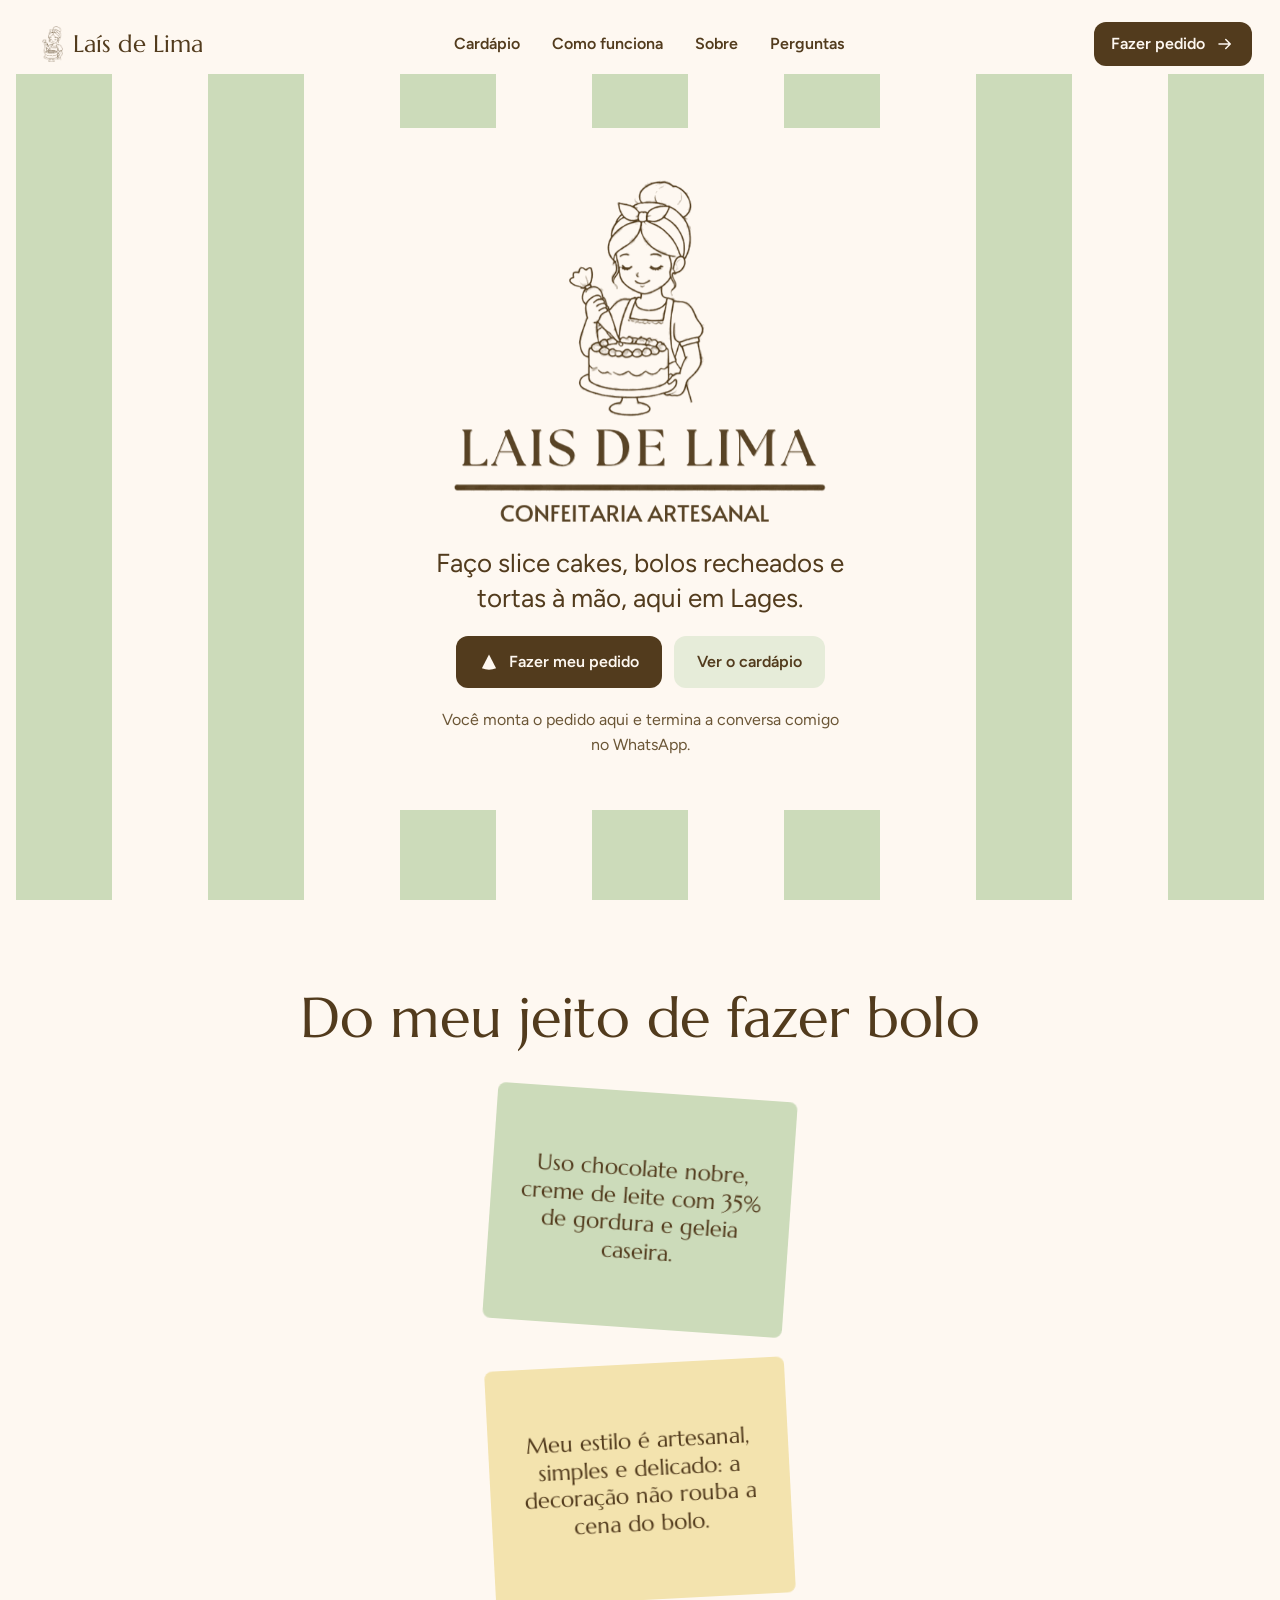
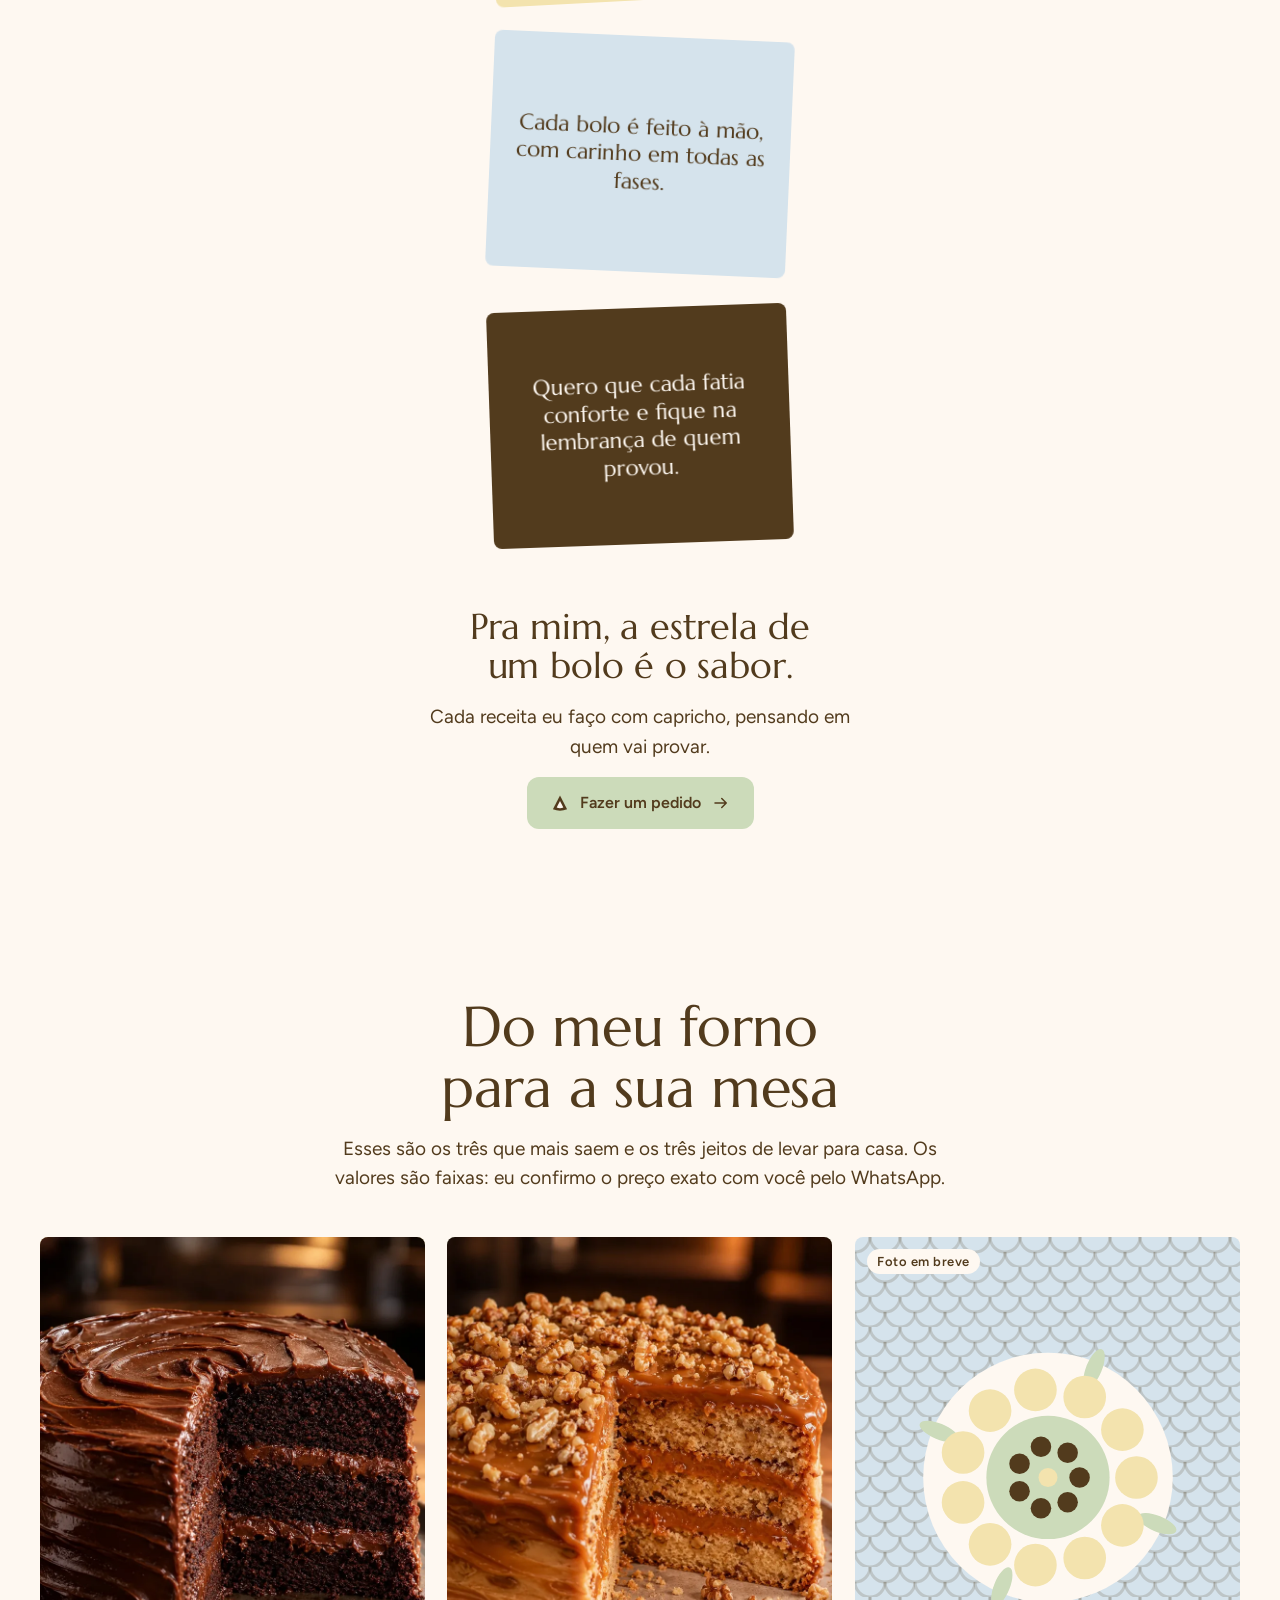
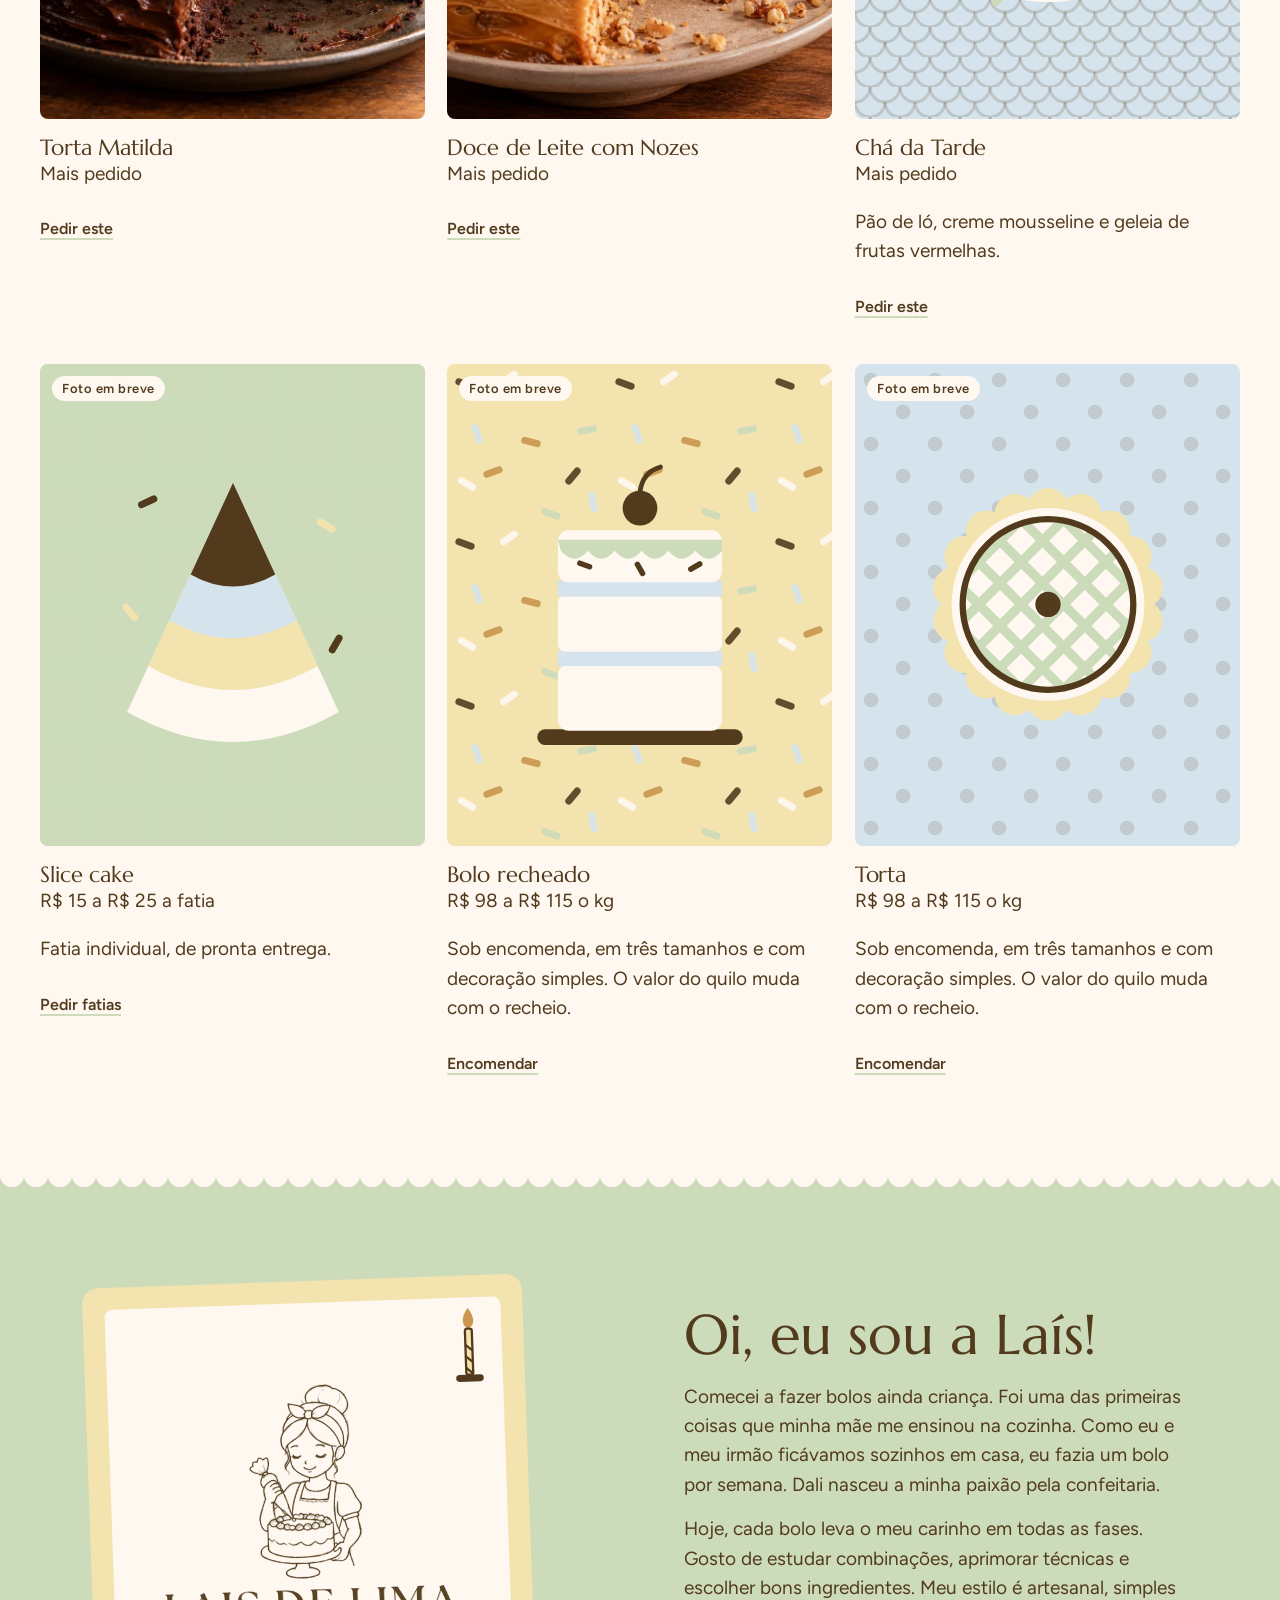
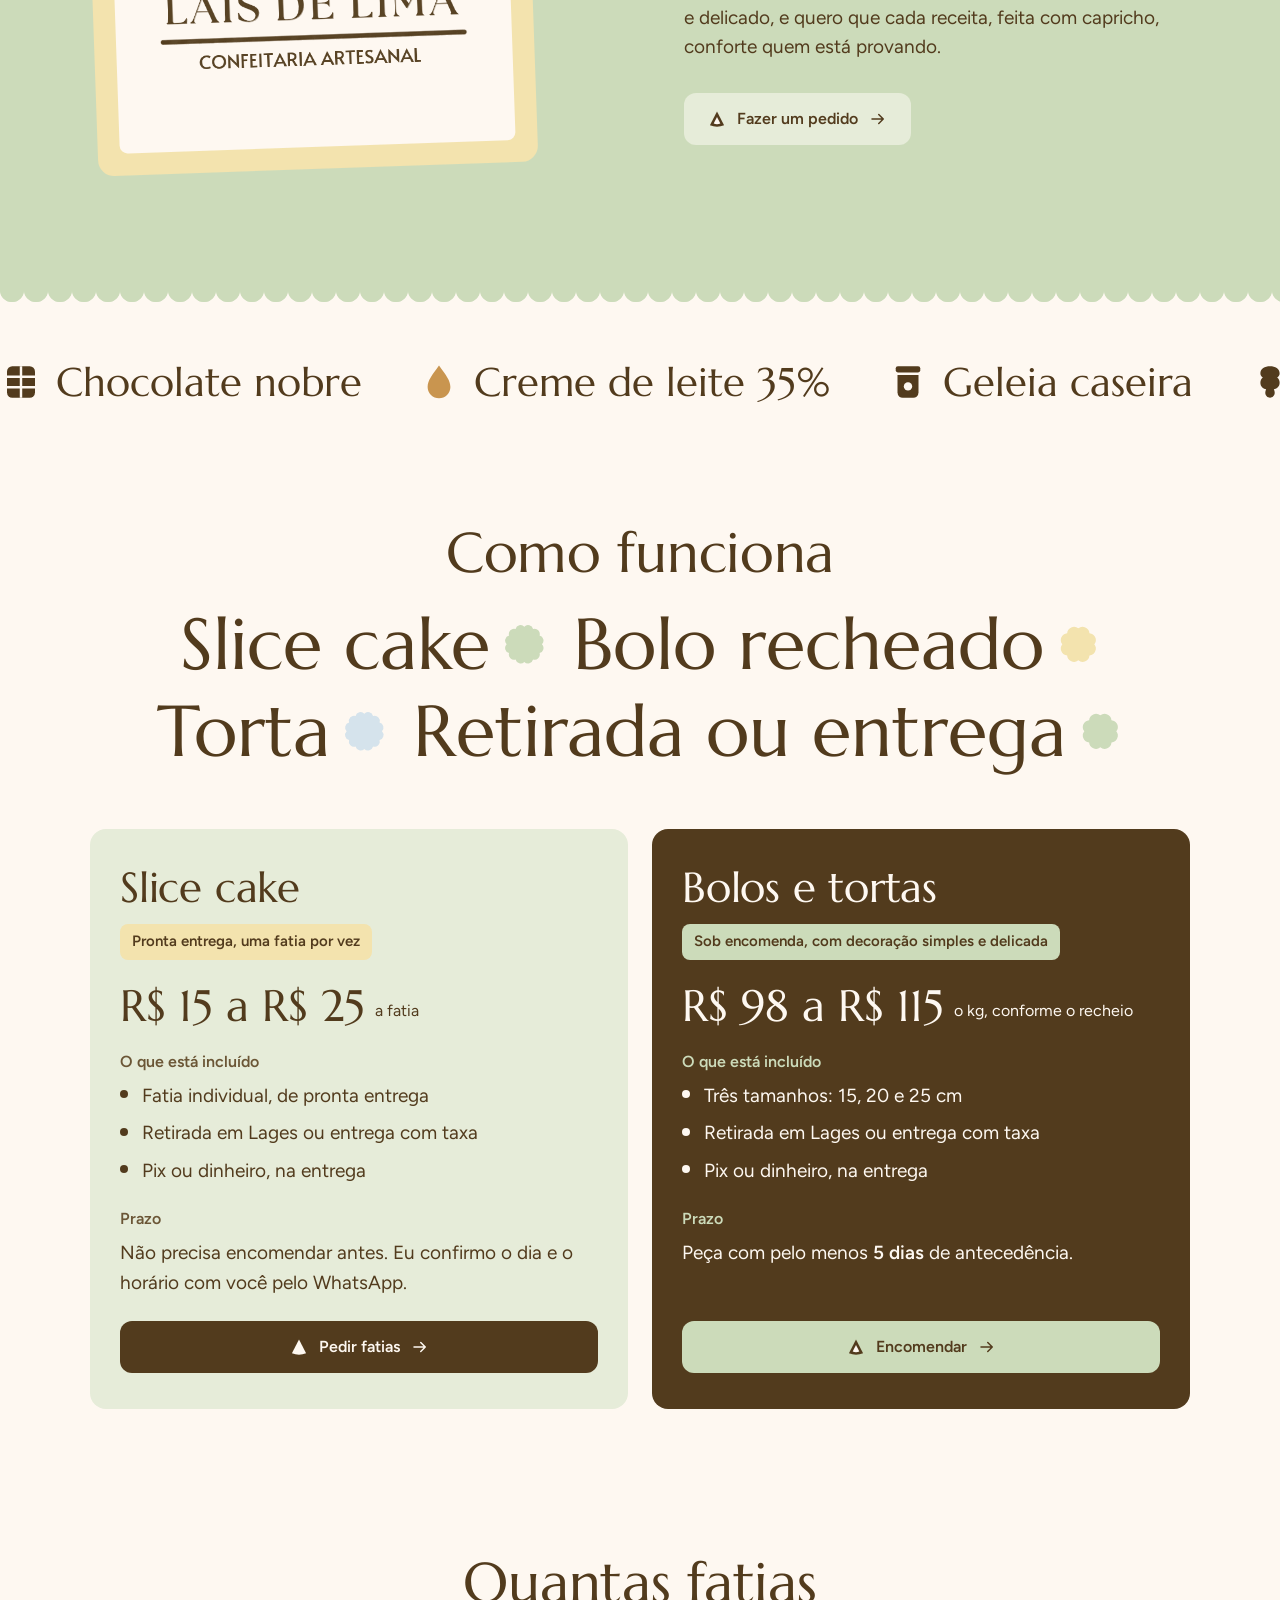
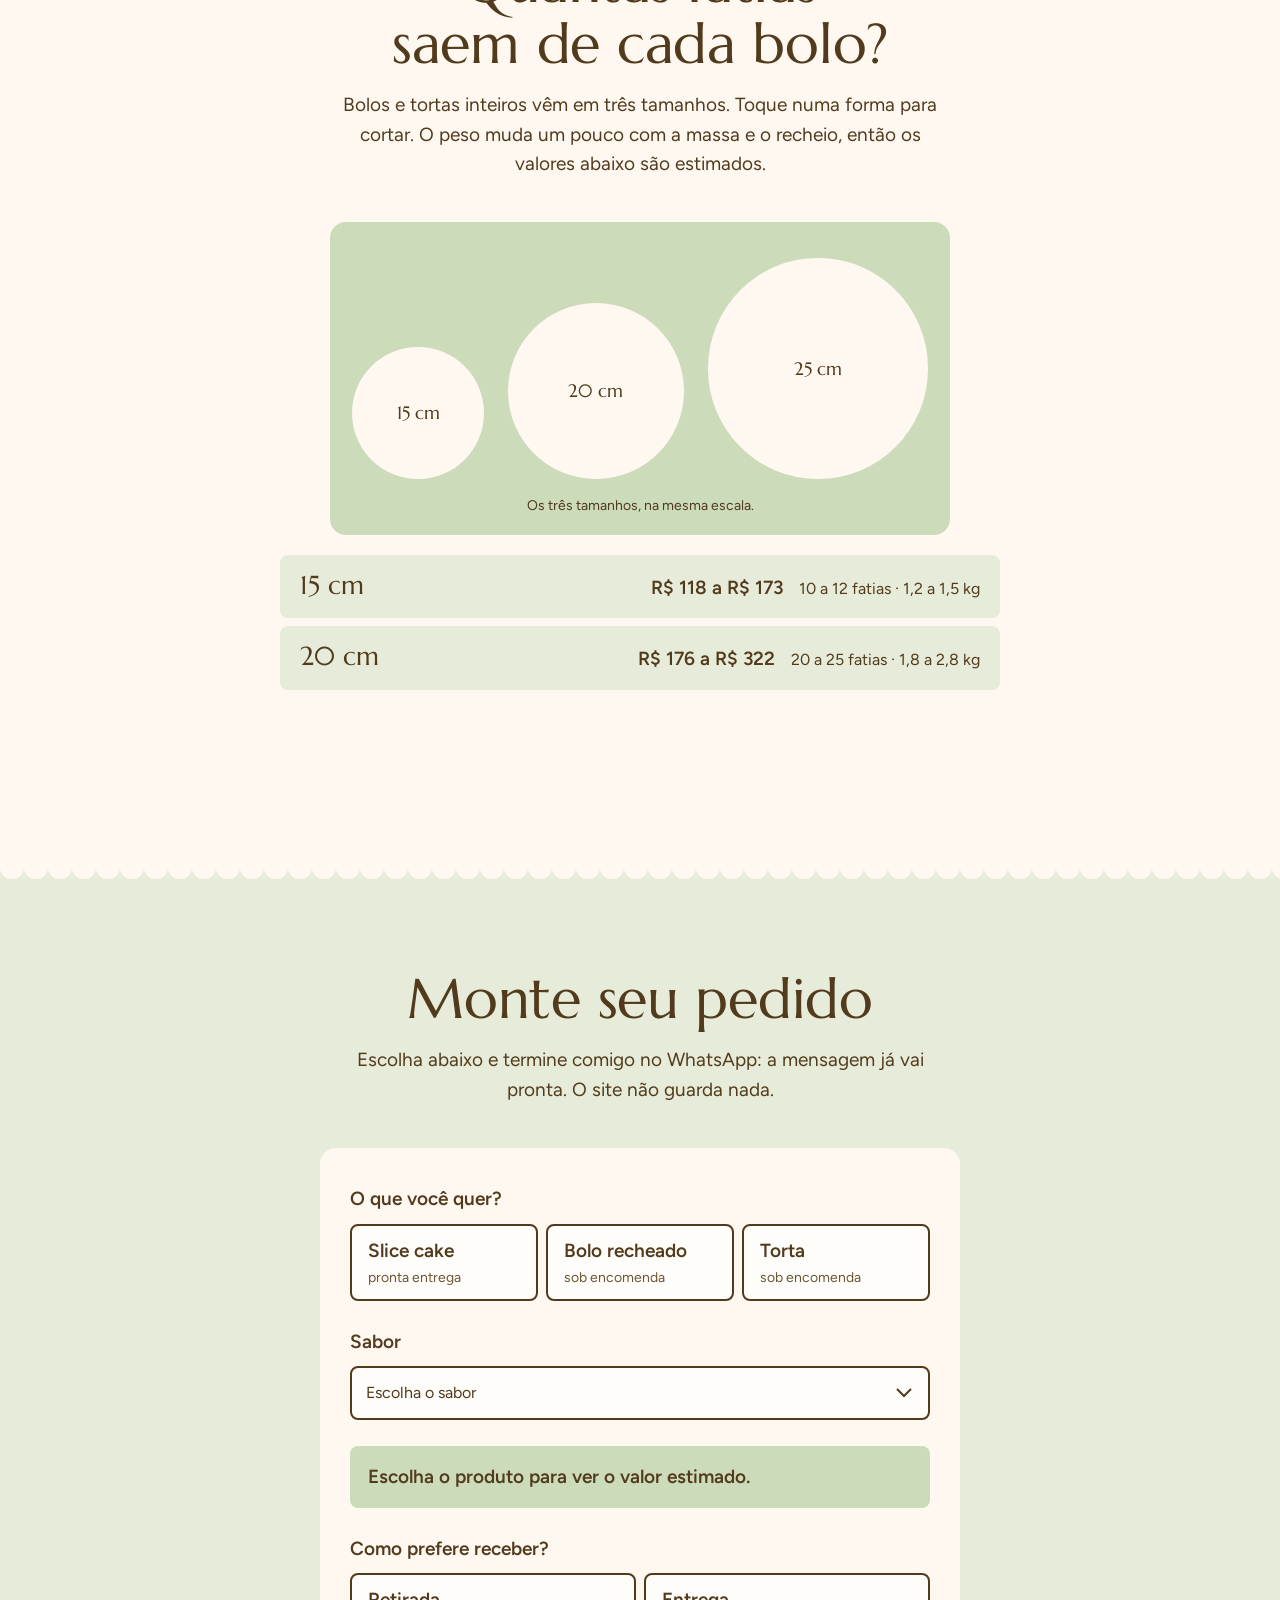
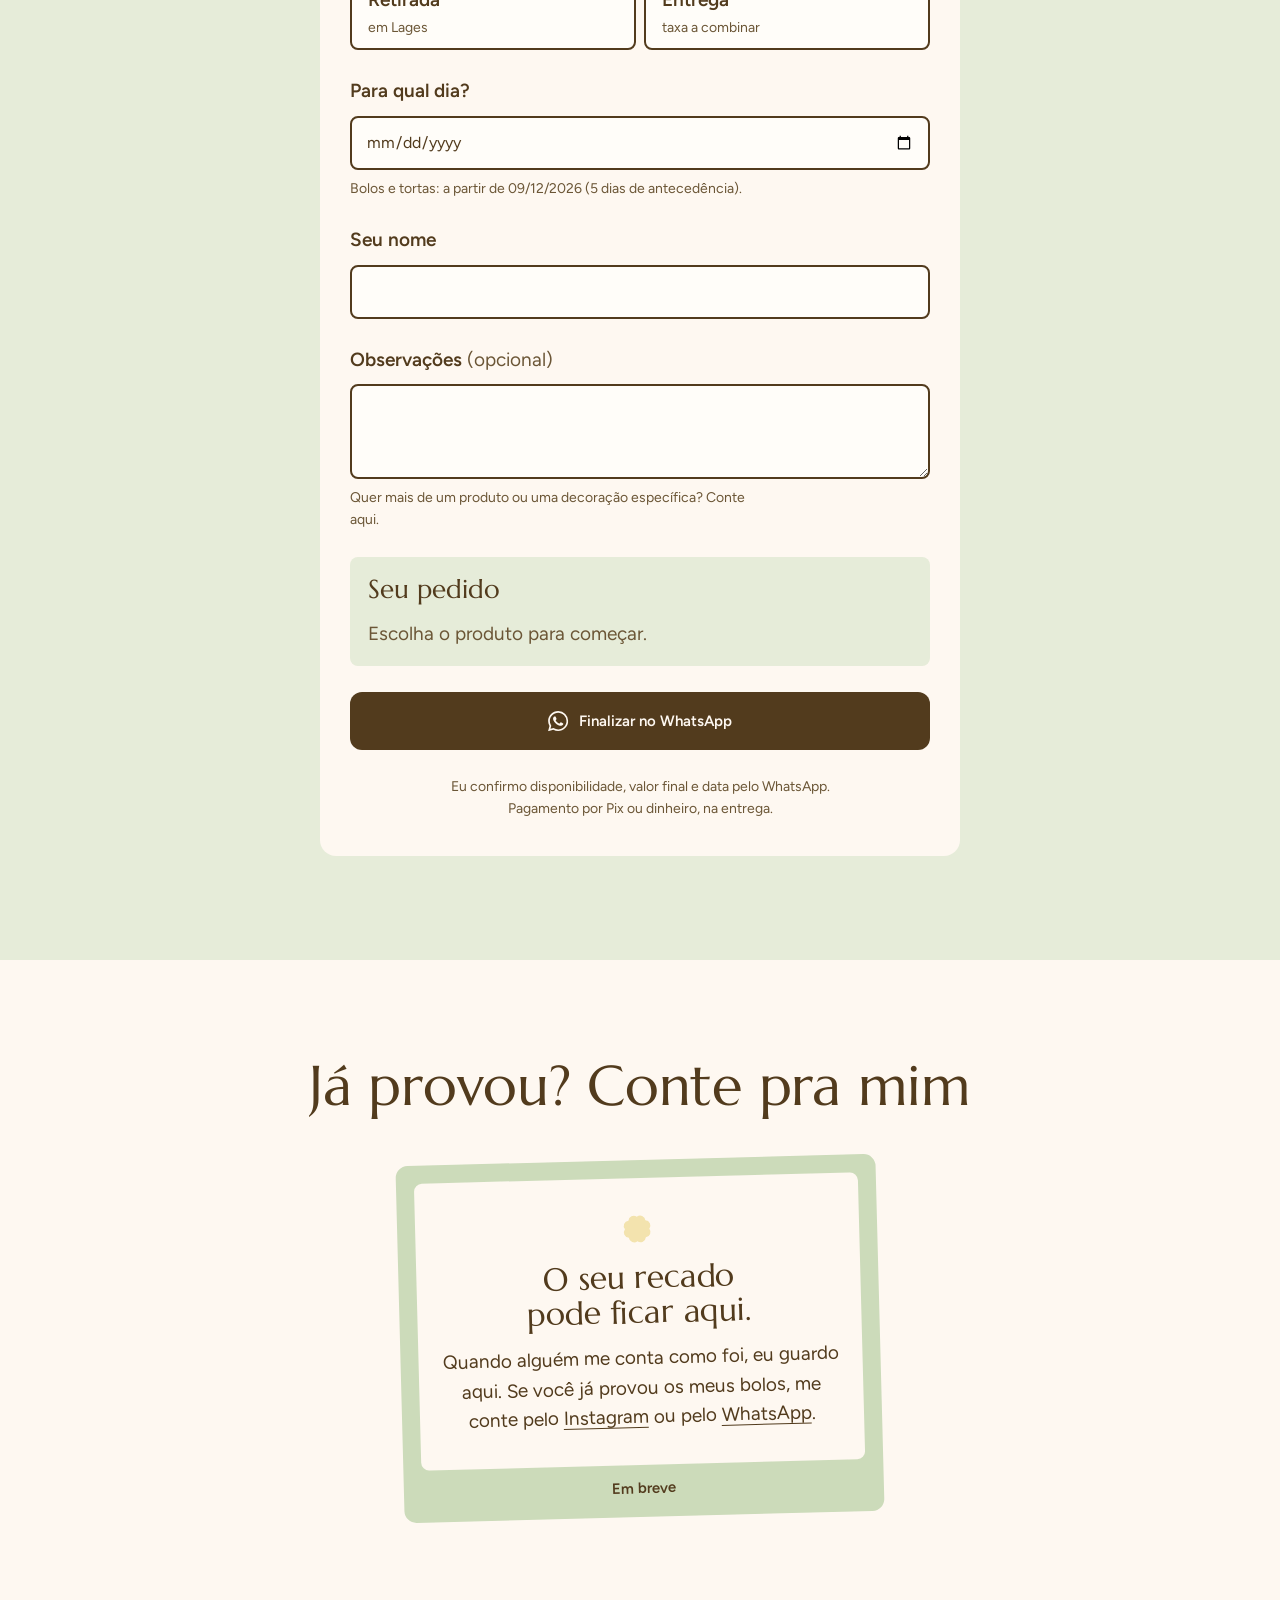
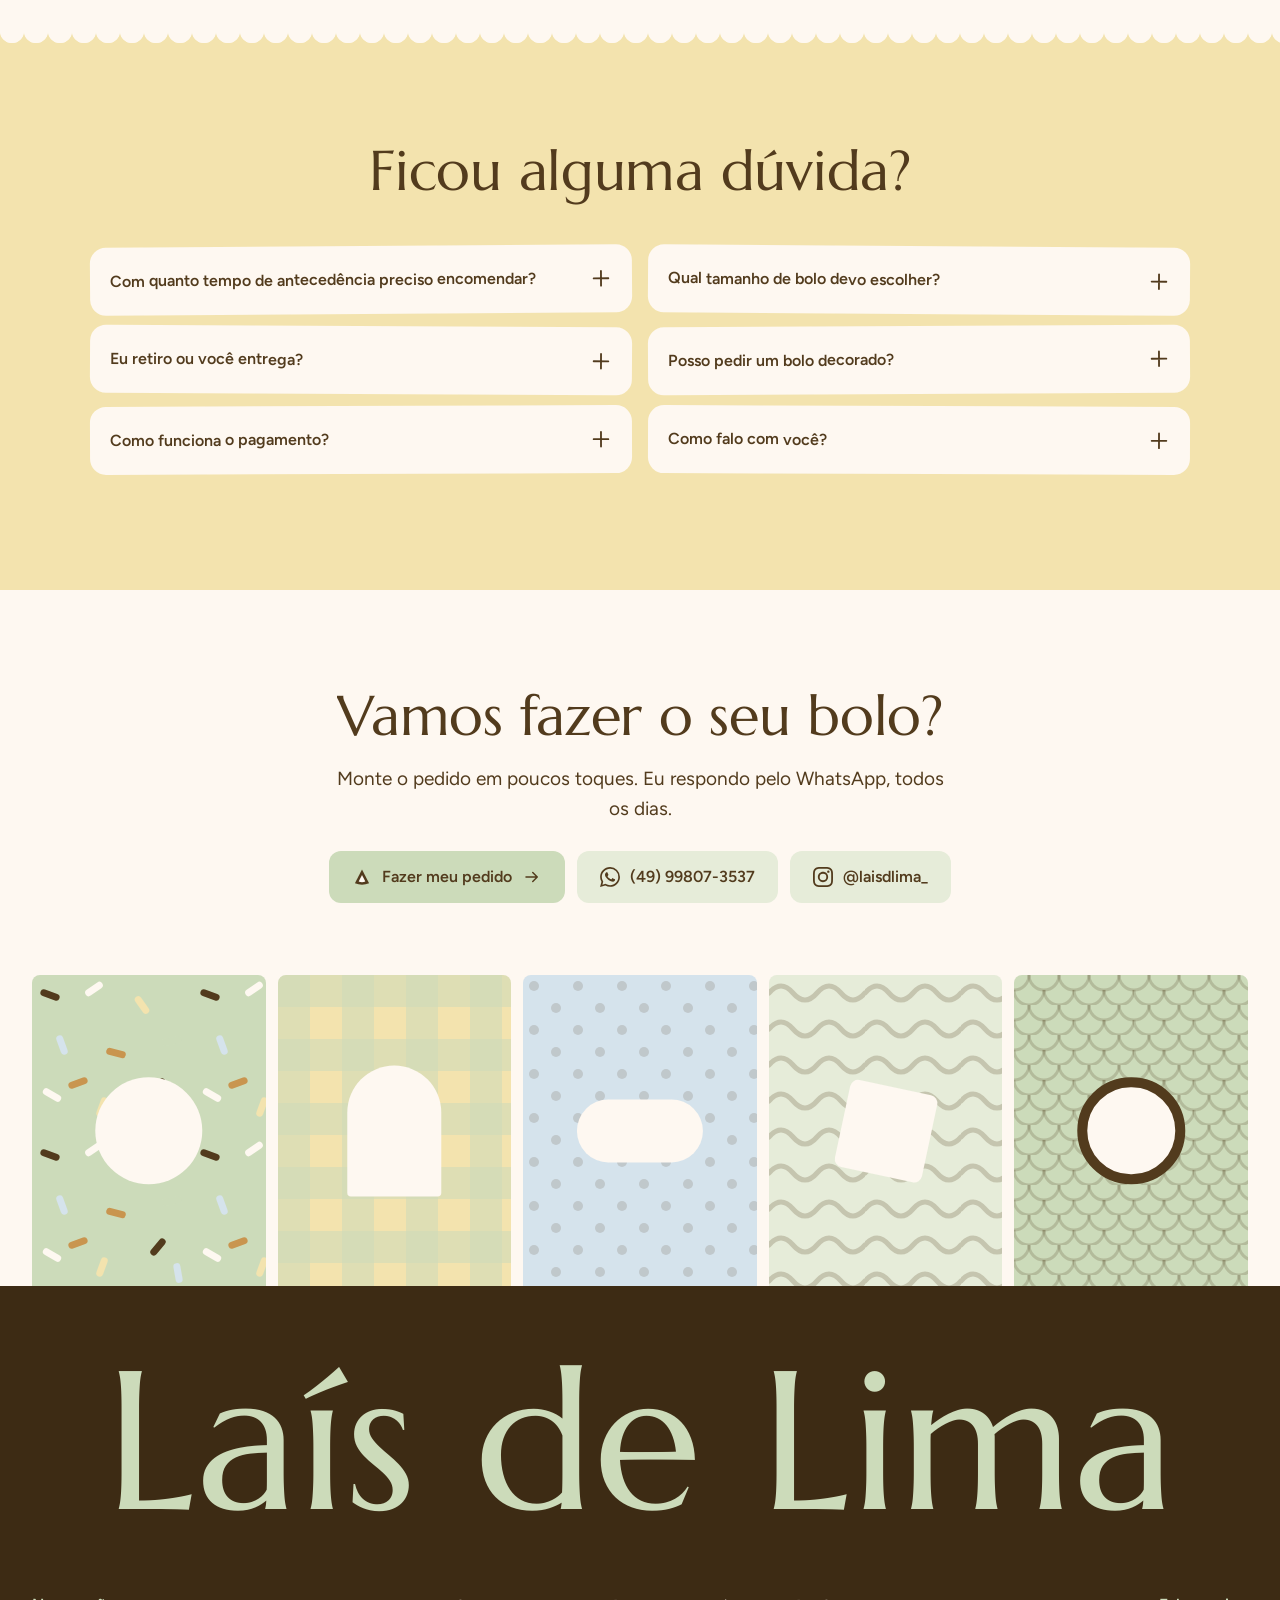
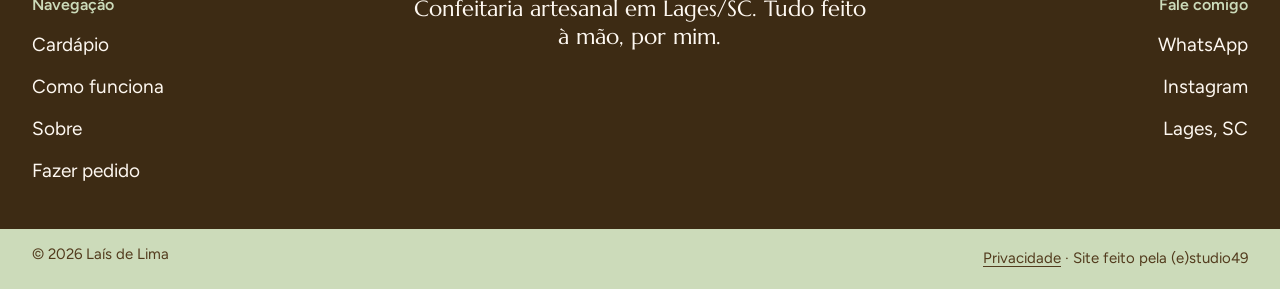
<file: lais-de-lima/index.html>
<!doctype html>
<html lang="pt-BR">
<head>
<meta charset="utf-8">
<meta name="viewport" content="width=device-width, initial-scale=1">
<title>Laís de Lima | Confeitaria artesanal em Lages/SC</title>
<meta name="description" content="Slice cakes, bolos recheados e tortas artesanais em Lages/SC. Monte seu pedido no site e finalize pelo WhatsApp.">
<meta name="theme-color" content="#FEF8F1">
<meta name="robots" content="noindex">

<meta property="og:type" content="website">
<meta property="og:locale" content="pt_BR">
<meta property="og:site_name" content="Laís de Lima Confeitaria Artesanal">
<meta property="og:title" content="Laís de Lima | Confeitaria artesanal em Lages/SC">
<meta property="og:description" content="Slice cakes, bolos recheados e tortas feitos à mão em Lages/SC.">
<meta property="og:image" content="assets/img/og-image.jpg">
<meta property="og:image:width" content="1200">
<meta property="og:image:height" content="630">
<meta property="og:image:alt" content="Logotipo da Laís de Lima, confeitaria artesanal, sobre listras verdes">
<meta name="twitter:card" content="summary_large_image">
<!-- PENDENTE: quando o endereço final do site existir, trocar og:image por URL completa e acrescentar
     link rel="canonical", og:url e sitemap.xml (ver pendencias.md). -->

<link rel="icon" href="favicon.ico" sizes="32x32">
<link rel="icon" href="favicon.svg" type="image/svg+xml">
<link rel="apple-touch-icon" href="assets/img/apple-touch-icon.png">
<link rel="manifest" href="site.webmanifest">

<link rel="preload" href="assets/fonts/marcellus-latin-400-normal.woff2" as="font" type="font/woff2" crossorigin>
<link rel="preload" href="assets/fonts/figtree-latin-400-normal.woff2" as="font" type="font/woff2" crossorigin>
<link rel="stylesheet" href="assets/css/styles.css">
<script>document.documentElement.classList.add('js');</script>

<script type="application/ld+json">
{
  "@context": "https://schema.org",
  "@type": "Bakery",
  "name": "Laís de Lima Confeitaria Artesanal",
  "description": "Confeitaria artesanal em Lages/SC: slice cakes de pronta entrega e bolos recheados e tortas sob encomenda.",
  "telephone": "+55 49 99807-3537",
  "address": {
    "@type": "PostalAddress",
    "addressLocality": "Lages",
    "addressRegion": "SC",
    "addressCountry": "BR"
  },
  "areaServed": { "@type": "City", "name": "Lages" },
  "servesCuisine": "Confeitaria artesanal",
  "paymentAccepted": "Pix, dinheiro",
  "sameAs": ["https://www.instagram.com/laisdlima_/"]
}
</script>
<noscript><style>.topo__menu,.btn--wa,.wa-flutuante{display:none}.topo__barra{flex-wrap:wrap}.topo__nav{display:flex;flex-wrap:wrap;width:100%}.pedido .form{display:none}</style></noscript>
</head>
<body>
<!--SPRITE--><svg width="0" height="0" style="position:absolute" aria-hidden="true" focusable="false"><symbol id="i-flor" viewBox="0 0 24 24"><path d="M20.6 12A3.7 3.7 0 0 1 18 18A3.7 3.7 0 0 1 12 20.6A3.7 3.7 0 0 1 6 18A3.7 3.7 0 0 1 3.4 12A3.7 3.7 0 0 1 6 6A3.7 3.7 0 0 1 12 3.4A3.7 3.7 0 0 1 18 6A3.7 3.7 0 0 1 20.6 12Z"/></symbol><symbol id="i-flor12" viewBox="0 0 24 24"><path d="M21.5 12A2.8 2.8 0 0 1 20.2 16.7A2.8 2.8 0 0 1 16.7 20.2A2.8 2.8 0 0 1 12 21.5A2.8 2.8 0 0 1 7.3 20.2A2.8 2.8 0 0 1 3.8 16.7A2.8 2.8 0 0 1 2.5 12A2.8 2.8 0 0 1 3.8 7.3A2.8 2.8 0 0 1 7.3 3.8A2.8 2.8 0 0 1 12 2.5A2.8 2.8 0 0 1 16.7 3.8A2.8 2.8 0 0 1 20.2 7.3A2.8 2.8 0 0 1 21.5 12Z"/></symbol><symbol id="i-gran" viewBox="0 0 24 24"><rect x="2" y="9" width="20" height="6" rx="3"/></symbol><symbol id="i-cereja" viewBox="0 0 24 24"><circle cx="8" cy="17" r="5"/><circle cx="17" cy="15.5" r="4.4"/><path d="M8 12c1-5 4-8 8-9m0 0c0 4 0 7-.5 7.5" fill="none" stroke="currentColor" stroke-width="1.6" stroke-linecap="round"/></symbol><symbol id="i-fatia" viewBox="0 0 24 24"><path d="M12 3 3.5 19.5Q12 23 20.5 19.5Z"/><path d="M12 9.5 8 17.5Q12 19 16 17.5Z" fill="var(--furo,#FEF8F1)"/></symbol><symbol id="i-seta" viewBox="0 0 24 24"><path d="M4 12h15m-6-6 6 6-6 6" fill="none" stroke="currentColor" stroke-width="2" stroke-linecap="round" stroke-linejoin="round"/></symbol><symbol id="i-mais" viewBox="0 0 24 24"><path d="M12 4v16M4 12h16" fill="none" stroke="currentColor" stroke-width="2" stroke-linecap="round"/></symbol><symbol id="i-choco" viewBox="0 0 24 24"><rect x="4" y="3" width="16" height="18" rx="3"/><path d="M4 9h16M4 15h16M12 3v18" stroke="var(--furo,#FEF8F1)" stroke-width="1.4" fill="none"/></symbol><symbol id="i-gota" viewBox="0 0 24 24"><path d="M12 2.5C8 8 5.5 11 5.5 14.8a6.5 6.5 0 0 0 13 0C18.5 11 16 8 12 2.5Z"/></symbol><symbol id="i-pote" viewBox="0 0 24 24"><rect x="5" y="3" width="14" height="3.5" rx="1.2"/><path d="M6 8h12v10a3 3 0 0 1-3 3H9a3 3 0 0 1-3-3Z"/><circle cx="12" cy="14.5" r="2.4" fill="var(--furo,#FEF8F1)"/></symbol><symbol id="i-noz" viewBox="0 0 24 24"><ellipse cx="12" cy="12" rx="8.5" ry="6.5"/><path d="M12 5.8c-1.6 2.4-1.6 9.9 0 12.4" fill="none" stroke="var(--furo,#FEF8F1)" stroke-width="1.5" stroke-linecap="round"/></symbol><symbol id="i-frutas" viewBox="0 0 24 24"><circle cx="8" cy="15" r="4.6"/><circle cx="16.4" cy="15.6" r="4.2"/><circle cx="12.2" cy="8.6" r="3.8"/></symbol><symbol id="i-caramelo" viewBox="0 0 24 24"><path d="M12 3c-3 0-5.5 1.5-5.5 4 0 1.2.6 2 1.4 2.4-.9.7-1.4 1.8-1.4 3 0 2 1.4 3.4 3.3 3.8-.3.6-.5 1.4-.5 2 0 1.7 1.3 2.8 2.7 2.8s2.7-1.1 2.7-2.8c0-.6-.2-1.4-.5-2 1.9-.4 3.3-1.8 3.3-3.8 0-1.2-.5-2.3-1.4-3 .8-.4 1.4-1.2 1.4-2.4C17.5 4.5 15 3 12 3Z"/></symbol><symbol id="a-matilda" viewBox="0 0 400 500"><path d="M328 250A29.8 29.8 0 0 1 317 302.1A29.8 29.8 0 0 1 285.7 345.2A29.8 29.8 0 0 1 239.6 371.8A29.8 29.8 0 0 1 186.6 377.3A29.8 29.8 0 0 1 136 360.9A29.8 29.8 0 0 1 96.4 325.3A29.8 29.8 0 0 1 74.8 276.6A29.8 29.8 0 0 1 74.8 223.4A29.8 29.8 0 0 1 96.4 174.7A29.8 29.8 0 0 1 136 139.1A29.8 29.8 0 0 1 186.6 122.7A29.8 29.8 0 0 1 239.6 128.2A29.8 29.8 0 0 1 285.7 154.8A29.8 29.8 0 0 1 317 197.9A29.8 29.8 0 0 1 328 250Z" fill="var(--b)"/><circle cx="200" cy="250" r="118" fill="var(--a)"/><circle cx="200" cy="250" r="92" fill="var(--c)"/><rect x="253" y="245.5" width="26" height="9" rx="4.5" fill="var(--d)" transform="rotate(90.0 266 250)"/><rect x="244.2" y="278.5" width="26" height="9" rx="4.5" fill="var(--d)" transform="rotate(120.0 257.2 283)"/><rect x="220" y="302.7" width="26" height="9" rx="4.5" fill="var(--d)" transform="rotate(150.0 233 307.2)"/><rect x="187" y="311.5" width="26" height="9" rx="4.5" fill="var(--d)" transform="rotate(180.0 200 316)"/><rect x="154" y="302.7" width="26" height="9" rx="4.5" fill="var(--d)" transform="rotate(210.0 167 307.2)"/><rect x="129.8" y="278.5" width="26" height="9" rx="4.5" fill="var(--d)" transform="rotate(240.0 142.8 283)"/><rect x="121" y="245.5" width="26" height="9" rx="4.5" fill="var(--d)" transform="rotate(270.0 134 250)"/><rect x="129.8" y="212.5" width="26" height="9" rx="4.5" fill="var(--d)" transform="rotate(300.0 142.8 217)"/><rect x="154" y="188.3" width="26" height="9" rx="4.5" fill="var(--d)" transform="rotate(330.0 167 192.8)"/><rect x="187" y="179.5" width="26" height="9" rx="4.5" fill="var(--d)" transform="rotate(360.0 200 184)"/><rect x="220" y="188.3" width="26" height="9" rx="4.5" fill="var(--d)" transform="rotate(390.0 233 192.8)"/><rect x="244.2" y="212.5" width="26" height="9" rx="4.5" fill="var(--d)" transform="rotate(420.0 257.2 217)"/><circle cx="200" cy="250" r="20" fill="var(--d)"/><rect x="370.5" y="302.1" width="22" height="8" rx="4.0" fill="var(--d)" transform="rotate(107.1887338539247 381.5 306.1)"/><rect x="302.8" y="398.1" width="22" height="8" rx="4.0" fill="var(--d)" transform="rotate(143.1887338539247 313.8 402.1)"/><rect x="191.7" y="436" width="22" height="8" rx="4.0" fill="var(--d)" transform="rotate(179.1887338539247 202.7 440)"/><rect x="79.5" y="401.3" width="22" height="8" rx="4.0" fill="var(--d)" transform="rotate(215.1887338539247 90.5 405.3)"/><rect x="9.1" y="307.3" width="22" height="8" rx="4.0" fill="var(--d)" transform="rotate(251.18873385392467 20.1 311.3)"/><rect x="7.5" y="189.9" width="22" height="8" rx="4.0" fill="var(--d)" transform="rotate(287.18873385392465 18.5 193.9)"/><rect x="75.2" y="93.9" width="22" height="8" rx="4.0" fill="var(--d)" transform="rotate(323.18873385392465 86.2 97.9)"/><rect x="186.3" y="56" width="22" height="8" rx="4.0" fill="var(--d)" transform="rotate(359.1887338539247 197.3 60)"/><rect x="298.5" y="90.7" width="22" height="8" rx="4.0" fill="var(--d)" transform="rotate(395.1887338539247 309.5 94.7)"/><rect x="368.9" y="184.7" width="22" height="8" rx="4.0" fill="var(--d)" transform="rotate(431.1887338539247 379.9 188.7)"/></symbol><symbol id="a-nozes" viewBox="0 0 400 500"><path d="M327.6 250A40.3 40.3 0 0 1 307.4 319A40.3 40.3 0 0 1 253 366.1A40.3 40.3 0 0 1 181.8 376.3A40.3 40.3 0 0 1 116.4 346.5A40.3 40.3 0 0 1 77.5 286A40.3 40.3 0 0 1 77.5 214A40.3 40.3 0 0 1 116.4 153.5A40.3 40.3 0 0 1 181.8 123.7A40.3 40.3 0 0 1 253 133.9A40.3 40.3 0 0 1 307.4 181A40.3 40.3 0 0 1 327.6 250Z" fill="var(--a)"/><path d="M206 250 L206.5 251 L206.7 252.2 L206.8 253.5 L206.6 254.8 L206.1 256.1 L205.4 257.4 L204.4 258.7 L203.2 259.8 L201.7 260.7 L200 261.3 L198.1 261.7 L196.2 261.8 L194.1 261.5 L192.1 260.9 L190.1 259.9 L188.2 258.5 L186.6 256.8 L185.2 254.8 L184.1 252.5 L183.3 250 L183 247.3 L183.1 244.5 L183.7 241.7 L184.8 238.9 L186.3 236.3 L188.3 233.9 L190.7 231.8 L193.5 230.1 L196.6 228.8 L200 228 L203.5 227.7 L207.1 228.1 L210.7 229 L214.2 230.5 L217.4 232.6 L220.4 235.2 L222.9 238.3 L225 241.9 L226.5 245.8 L227.3 250 L227.5 254.4 L227 258.8 L225.8 263.1 L223.8 267.3 L221.2 271.2 L217.9 274.7 L214.1 277.7 L209.8 280.1 L205 281.7 L200 282.7 L194.8 282.8 L189.6 282.1 L184.4 280.5 L179.5 278.2 L175 275 L171 271.1 L167.6 266.5 L164.9 261.4 L163 255.9 L162 250 L161.9 244 L162.8 237.9 L164.7 232 L167.5 226.4 L171.2 221.2 L175.8 216.7 L181.1 212.8 L186.9 209.8 L193.3 207.7 L200 206.7 L206.9 206.7 L213.7 207.8 L220.4 210 L226.7 213.2 L232.5 217.5 L237.6 222.6 L241.9 228.6 L245.3 235.3 L247.5 242.5 L248.7 250 L248.6 257.7 L247.3 265.4 L244.8 272.8 L241.1 279.9 L236.3 286.3 L230.5 292 L223.8 296.7 L216.4 300.3 L208.4 302.8 L200 304 L191.5 303.9 L183 302.4 L174.8 299.5 L167 295.4 L159.9 290.1 L153.7 283.6 L148.6 276.2 L144.6 268 L141.9 259.2 L140.7 250 L140.9 240.6 L142.6 231.3 L145.7 222.3 L150.3 213.9 L156.2 206.2 L163.2 199.4 L171.4 193.8 L180.3 189.5 L190 186.7 L200 185.3 L210.2 185.6 L220.3 187.5 L230.1 191 L239.3 196 L247.6 202.4 L254.9 210.1 L260.9 218.9 L265.6 228.7 L268.6 239.1 L270 250" fill="none" stroke="var(--d)" stroke-width="12" stroke-linecap="round" stroke-linejoin="round"/><g transform="translate(303.2 293.6) rotate(62)"><ellipse rx="26" ry="17" fill="var(--c)"/><path d="M0 -12C-6 -4 -6 4 0 12" fill="none" stroke="var(--d)" stroke-width="4" stroke-linecap="round"/></g><g transform="translate(213.8 361.1) rotate(122)"><ellipse rx="26" ry="17" fill="var(--c)"/><path d="M0 -12C-6 -4 -6 4 0 12" fill="none" stroke="var(--d)" stroke-width="4" stroke-linecap="round"/></g><g transform="translate(110.6 317.5) rotate(182)"><ellipse rx="26" ry="17" fill="var(--c)"/><path d="M0 -12C-6 -4 -6 4 0 12" fill="none" stroke="var(--d)" stroke-width="4" stroke-linecap="round"/></g><g transform="translate(96.8 206.4) rotate(242)"><ellipse rx="26" ry="17" fill="var(--c)"/><path d="M0 -12C-6 -4 -6 4 0 12" fill="none" stroke="var(--d)" stroke-width="4" stroke-linecap="round"/></g><g transform="translate(186.2 138.9) rotate(302)"><ellipse rx="26" ry="17" fill="var(--c)"/><path d="M0 -12C-6 -4 -6 4 0 12" fill="none" stroke="var(--d)" stroke-width="4" stroke-linecap="round"/></g><g transform="translate(289.4 182.5) rotate(362)"><ellipse rx="26" ry="17" fill="var(--c)"/><path d="M0 -12C-6 -4 -6 4 0 12" fill="none" stroke="var(--d)" stroke-width="4" stroke-linecap="round"/></g></symbol><symbol id="a-cha" viewBox="0 0 400 500"><circle cx="200" cy="250" r="158" fill="var(--a)"/><g transform="translate(338.2 308.4) rotate(22)"><ellipse rx="26" ry="10" fill="var(--b)"/></g><g transform="translate(141.6 388.2) rotate(112)"><ellipse rx="26" ry="10" fill="var(--b)"/></g><g transform="translate(61.8 191.6) rotate(202)"><ellipse rx="26" ry="10" fill="var(--b)"/></g><g transform="translate(258.4 111.8) rotate(292)"><ellipse rx="26" ry="10" fill="var(--b)"/></g><circle cx="312" cy="250" r="27" fill="var(--c)"/><circle cx="294.2" cy="310.6" r="27" fill="var(--c)"/><circle cx="246.5" cy="351.9" r="27" fill="var(--c)"/><circle cx="184.1" cy="360.9" r="27" fill="var(--c)"/><circle cx="126.7" cy="334.6" r="27" fill="var(--c)"/><circle cx="92.5" cy="281.6" r="27" fill="var(--c)"/><circle cx="92.5" cy="218.4" r="27" fill="var(--c)"/><circle cx="126.7" cy="165.4" r="27" fill="var(--c)"/><circle cx="184.1" cy="139.1" r="27" fill="var(--c)"/><circle cx="246.5" cy="148.1" r="27" fill="var(--c)"/><circle cx="294.2" cy="189.4" r="27" fill="var(--c)"/><circle cx="200" cy="250" r="78" fill="var(--b)"/><circle cx="240" cy="250" r="13" fill="var(--d)"/><circle cx="224.9" cy="281.3" r="13" fill="var(--d)"/><circle cx="191.1" cy="289" r="13" fill="var(--d)"/><circle cx="164" cy="267.4" r="13" fill="var(--d)"/><circle cx="164" cy="232.6" r="13" fill="var(--d)"/><circle cx="191.1" cy="211" r="13" fill="var(--d)"/><circle cx="224.9" cy="218.7" r="13" fill="var(--d)"/><circle cx="200" cy="250" r="12" fill="var(--c)"/></symbol><symbol id="a-slice" viewBox="0 0 400 500"><g transform="translate(200 96) scale(1) translate(-200 -96)"><path d="M200 96L66 386Q200 462 334 386Z" fill="var(--a)"/></g><g transform="translate(200 96) scale(0.8) translate(-200 -96)"><path d="M200 96L66 386Q200 462 334 386Z" fill="var(--b)"/></g><g transform="translate(200 96) scale(0.6) translate(-200 -96)"><path d="M200 96L66 386Q200 462 334 386Z" fill="var(--c)"/></g><g transform="translate(200 96) scale(0.4) translate(-200 -96)"><path d="M200 96L66 386Q200 462 334 386Z" fill="var(--d)"/></g><rect x="79" y="115.5" width="26" height="9" rx="4.5" fill="var(--d)" transform="rotate(-25 92 120)"/><rect x="305" y="145.5" width="26" height="9" rx="4.5" fill="var(--b)" transform="rotate(30 318 150)"/><rect x="317" y="295.5" width="26" height="9" rx="4.5" fill="var(--d)" transform="rotate(-60 330 300)"/><rect x="57" y="255.5" width="26" height="9" rx="4.5" fill="var(--b)" transform="rotate(50 70 260)"/></symbol><symbol id="a-bolo" viewBox="0 0 400 500"><rect x="70" y="408" width="260" height="20" rx="10" fill="var(--d)"/><rect x="96" y="326" width="208" height="84" rx="14" fill="var(--a)"/><rect x="96" y="308" width="208" height="20" fill="var(--c)"/><rect x="96" y="238" width="208" height="72" rx="10" fill="var(--a)"/><rect x="96" y="220" width="208" height="20" fill="var(--c)"/><rect x="96" y="156" width="208" height="66" rx="14" fill="var(--a)"/><path d="M96 168h208v14q-17 20-34 0-17 20-34 0-17 20-34 0-17 20-34 0-17 20-34 0-17 20-34 0Z" fill="var(--b)"/><circle cx="200" cy="128" r="22" fill="var(--d)"/><path d="M200 108c2-18 12-28 26-32" fill="none" stroke="var(--d)" stroke-width="6" stroke-linecap="round"/><rect x="120" y="196.5" width="20" height="7" rx="3.5" fill="var(--d)" transform="rotate(20 130 200)"/><rect x="260" y="198.5" width="20" height="7" rx="3.5" fill="var(--d)" transform="rotate(-30 270 202)"/><rect x="190" y="201.5" width="20" height="7" rx="3.5" fill="var(--d)" transform="rotate(60 200 205)"/></symbol><symbol id="a-torta" viewBox="0 0 400 500"><path d="M334.9 250A26.2 26.2 0 0 1 326.8 296.1A26.2 26.2 0 0 1 303.4 336.7A26.2 26.2 0 0 1 267.5 366.8A26.2 26.2 0 0 1 223.4 382.9A26.2 26.2 0 0 1 176.6 382.9A26.2 26.2 0 0 1 132.5 366.8A26.2 26.2 0 0 1 96.6 336.7A26.2 26.2 0 0 1 73.2 296.1A26.2 26.2 0 0 1 65.1 250A26.2 26.2 0 0 1 73.2 203.9A26.2 26.2 0 0 1 96.6 163.3A26.2 26.2 0 0 1 132.5 133.2A26.2 26.2 0 0 1 176.6 117.1A26.2 26.2 0 0 1 223.4 117.1A26.2 26.2 0 0 1 267.5 133.2A26.2 26.2 0 0 1 303.4 163.3A26.2 26.2 0 0 1 326.8 203.9A26.2 26.2 0 0 1 334.9 250Z" fill="var(--b)"/><circle cx="200" cy="250" r="122" fill="var(--a)"/><clipPath id="cp-torta"><circle cx="200" cy="250" r="108"/></clipPath><g clip-path="url(#cp-torta)"><rect x="-20" y="120" width="12" height="260" fill="var(--c)" transform="rotate(45 200 250)"/><rect x="18" y="120" width="12" height="260" fill="var(--c)" transform="rotate(45 200 250)"/><rect x="56" y="120" width="12" height="260" fill="var(--c)" transform="rotate(45 200 250)"/><rect x="94" y="120" width="12" height="260" fill="var(--c)" transform="rotate(45 200 250)"/><rect x="132" y="120" width="12" height="260" fill="var(--c)" transform="rotate(45 200 250)"/><rect x="170" y="120" width="12" height="260" fill="var(--c)" transform="rotate(45 200 250)"/><rect x="208" y="120" width="12" height="260" fill="var(--c)" transform="rotate(45 200 250)"/><rect x="246" y="120" width="12" height="260" fill="var(--c)" transform="rotate(45 200 250)"/><rect x="284" y="120" width="12" height="260" fill="var(--c)" transform="rotate(45 200 250)"/><rect x="322" y="120" width="12" height="260" fill="var(--c)" transform="rotate(45 200 250)"/><rect x="360" y="120" width="12" height="260" fill="var(--c)" transform="rotate(45 200 250)"/><rect x="398" y="120" width="12" height="260" fill="var(--c)" transform="rotate(45 200 250)"/><rect x="436" y="120" width="12" height="260" fill="var(--c)" transform="rotate(45 200 250)"/><rect x="-20" y="120" width="12" height="260" fill="var(--c)" transform="rotate(-45 200 250)"/><rect x="18" y="120" width="12" height="260" fill="var(--c)" transform="rotate(-45 200 250)"/><rect x="56" y="120" width="12" height="260" fill="var(--c)" transform="rotate(-45 200 250)"/><rect x="94" y="120" width="12" height="260" fill="var(--c)" transform="rotate(-45 200 250)"/><rect x="132" y="120" width="12" height="260" fill="var(--c)" transform="rotate(-45 200 250)"/><rect x="170" y="120" width="12" height="260" fill="var(--c)" transform="rotate(-45 200 250)"/><rect x="208" y="120" width="12" height="260" fill="var(--c)" transform="rotate(-45 200 250)"/><rect x="246" y="120" width="12" height="260" fill="var(--c)" transform="rotate(-45 200 250)"/><rect x="284" y="120" width="12" height="260" fill="var(--c)" transform="rotate(-45 200 250)"/><rect x="322" y="120" width="12" height="260" fill="var(--c)" transform="rotate(-45 200 250)"/><rect x="360" y="120" width="12" height="260" fill="var(--c)" transform="rotate(-45 200 250)"/><rect x="398" y="120" width="12" height="260" fill="var(--c)" transform="rotate(-45 200 250)"/><rect x="436" y="120" width="12" height="260" fill="var(--c)" transform="rotate(-45 200 250)"/></g><circle cx="200" cy="250" r="108" fill="none" stroke="var(--d)" stroke-width="8"/><circle cx="200" cy="250" r="16" fill="var(--d)"/></symbol></svg><!--/SPRITE-->
<svg width="0" height="0" style="position:absolute" aria-hidden="true" focusable="false">
  <symbol id="i-wa" viewBox="0 0 24 24"><path d="M17.472 14.382c-.297-.149-1.758-.867-2.03-.967-.273-.099-.471-.148-.67.15-.197.297-.767.966-.94 1.164-.173.199-.347.223-.644.075-.297-.15-1.255-.463-2.39-1.475-.883-.788-1.48-1.761-1.653-2.059-.173-.297-.018-.458.13-.606.134-.133.298-.347.446-.52.149-.174.198-.298.298-.497.099-.198.05-.371-.025-.52-.075-.149-.669-1.612-.916-2.207-.242-.579-.487-.5-.669-.51-.173-.008-.371-.01-.57-.01-.198 0-.52.074-.792.372-.272.297-1.04 1.016-1.04 2.479 0 1.462 1.065 2.875 1.213 3.074.149.198 2.096 3.2 5.077 4.487.709.306 1.262.489 1.694.625.712.227 1.36.195 1.871.118.571-.085 1.758-.719 2.006-1.413.248-.694.248-1.289.173-1.413-.074-.124-.272-.198-.57-.347m-5.421 7.403h-.004a9.87 9.87 0 01-5.031-1.378l-.361-.214-3.741.982.998-3.648-.235-.374a9.86 9.86 0 01-1.51-5.26c.001-5.45 4.436-9.884 9.888-9.884 2.64 0 5.122 1.03 6.988 2.898a9.825 9.825 0 012.893 6.994c-.003 5.45-4.437 9.884-9.885 9.884m8.413-18.297A11.815 11.815 0 0012.05 0C5.495 0 .16 5.335.157 11.892c0 2.096.547 4.142 1.588 5.945L.057 24l6.305-1.654a11.882 11.882 0 005.683 1.448h.005c6.554 0 11.89-5.335 11.893-11.893a11.821 11.821 0 00-3.48-8.413Z"/></symbol>
  <symbol id="i-ig" viewBox="0 0 24 24"><path d="M7.0301.084c-1.2768.0602-2.1487.264-2.911.5634-.7888.3075-1.4575.72-2.1228 1.3877-.6652.6677-1.075 1.3368-1.3802 2.127-.2954.7638-.4956 1.6365-.552 2.914-.0564 1.2775-.0689 1.6882-.0626 4.947.0062 3.2586.0206 3.6671.0825 4.9473.061 1.2765.264 2.1482.5635 2.9107.308.7889.72 1.4573 1.388 2.1228.6679.6655 1.3365 1.0743 2.1285 1.38.7632.295 1.6361.4961 2.9134.552 1.2773.056 1.6884.069 4.9462.0627 3.2578-.0062 3.668-.0207 4.9478-.0814 1.28-.0607 2.147-.2652 2.9098-.5633.7889-.3086 1.4578-.72 2.1228-1.3881.665-.6682 1.0745-1.3378 1.3795-2.1284.2957-.7632.4966-1.636.552-2.9124.056-1.2809.0692-1.6898.063-4.948-.0063-3.2583-.021-3.6668-.0817-4.9465-.0607-1.2797-.264-2.1487-.5633-2.9117-.3084-.7889-.72-1.4568-1.3876-2.1228C21.2982 1.33 20.628.9208 19.8378.6165 19.074.321 18.2017.1197 16.9244.0645 15.6471.0093 15.236-.005 11.977.0014 8.718.0076 8.31.0215 7.0301.0839m.1402 21.6932c-1.17-.0509-1.8053-.2453-2.2287-.408-.5606-.216-.96-.4771-1.3819-.895-.422-.4178-.6811-.8186-.9-1.378-.1644-.4234-.3624-1.058-.4171-2.228-.0595-1.2645-.072-1.6442-.079-4.848-.007-3.2037.0053-3.583.0607-4.848.05-1.169.2456-1.805.408-2.2282.216-.5613.4762-.96.895-1.3816.4188-.4217.8184-.6814 1.3783-.9003.423-.1651 1.0575-.3614 2.227-.4171 1.2655-.06 1.6447-.072 4.848-.079 3.2033-.007 3.5835.005 4.8495.0608 1.169.0508 1.8053.2445 2.228.408.5608.216.96.4754 1.3816.895.4217.4194.6816.8176.9005 1.3787.1653.4217.3617 1.056.4169 2.2263.0602 1.2655.0739 1.645.0796 4.848.0058 3.203-.0055 3.5834-.061 4.848-.051 1.17-.245 1.8055-.408 2.2294-.216.5604-.4763.96-.8954 1.3814-.419.4215-.8181.6811-1.3783.9-.4224.1649-1.0577.3617-2.2262.4174-1.2656.0595-1.6448.072-4.8493.079-3.2045.007-3.5825-.006-4.848-.0608M16.953 5.5864A1.44 1.44 0 1 0 18.39 4.144a1.44 1.44 0 0 0-1.437 1.4424M5.8385 12.012c.0067 3.4032 2.7706 6.1557 6.173 6.1493 3.4026-.0065 6.157-2.7701 6.1506-6.1733-.0065-3.4032-2.771-6.1565-6.174-6.1498-3.403.0067-6.156 2.771-6.1496 6.1738M8 12.0077a4 4 0 1 1 4.008 3.9921A3.9996 3.9996 0 0 1 8 12.0077"/></symbol>
</svg>

<a class="pular" href="#conteudo">Pular para o conteúdo</a>

<header class="topo" data-topo>
  <div class="topo__barra">
    <a class="topo__marca" href="#inicio" data-marca aria-label="Laís de Lima, início"><img src="assets/img/logo-ilustracao.webp" width="195" height="331" alt=""><span>Laís de Lima</span></a>
    <nav class="topo__nav" aria-label="Principal">
      <a href="#cardapio">Cardápio</a>
      <a href="#precos">Como funciona</a>
      <a href="#sobre">Sobre</a>
      <a href="#perguntas">Perguntas</a>
    </nav>
    <a class="btn btn--verde btn--topo" href="#pedido"><span>Fazer pedido</span><span class="btn__seta" aria-hidden="true"><svg><use href="#i-seta"/></svg><svg><use href="#i-seta"/></svg></span></a>
    <button class="topo__menu" type="button" aria-expanded="false" aria-controls="menu-mobile" data-menu-btn><span class="barras" aria-hidden="true"><i></i><i></i><i></i></span><span class="visualmente-oculto">Menu</span></button>
  </div>
</header>
<nav class="menu-mobile" id="menu-mobile" aria-label="Menu" hidden data-menu>
  <a href="#cardapio">Cardápio</a>
  <a href="#precos">Como funciona</a>
  <a href="#tamanhos">Tamanhos</a>
  <a href="#sobre">Sobre mim</a>
  <a href="#perguntas">Perguntas</a>
  <a href="#pedido">Fazer pedido</a>
</nav>

<main id="conteudo">

  <!-- ===== Início ===== -->
  <section class="hero" id="inicio" aria-labelledby="t-hero">
    <div class="hero__carta">
      <h1 id="t-hero" class="hero__logo" data-entrada style="--d:0"><img src="assets/img/logo-lais.webp" width="527" height="485" alt="Laís de Lima, confeitaria artesanal" fetchpriority="high"></h1>
      <p class="hero__sub" data-entrada style="--d:1">Faço slice cakes, bolos recheados e tortas à mão, aqui em Lages.</p>
      <div class="hero__acoes" data-entrada style="--d:2">
        <a class="btn btn--tinta" href="#pedido"><svg class="btn__ico"><use href="#i-fatia"/></svg><span>Fazer meu pedido</span></a>
        <a class="btn btn--contorno" href="#cardapio"><span>Ver o cardápio</span></a>
      </div>
      <p class="hero__nota" data-entrada style="--d:3">Você monta o pedido aqui e termina a conversa comigo no WhatsApp.</p>
    </div>
  </section>

  <!-- ===== Por que a Laís ===== -->
  <section class="porque" id="porque" aria-labelledby="t-porque">
    <div class="porque__miolo">
      <div class="porque__pilha">
      <div class="porque__cabeca">
        <h2 id="t-porque" data-palavras>Do meu jeito de fazer bolo</h2>
      </div>
      <div class="notas">
        <div class="nota nota--1"><p>Uso chocolate nobre, creme de leite com 35% de gordura e geleia caseira.</p></div>
        <div class="nota nota--2"><p>Meu estilo é artesanal, simples e delicado: a decoração não rouba a cena do bolo.</p></div>
        <div class="nota nota--3"><p>Cada bolo é feito à mão, com carinho em todas as fases.</p></div>
        <div class="nota nota--4"><p>Quero que cada fatia conforte e fique na lembrança de quem provou.</p></div>
      </div>
      </div>
      <div class="porque__fim" data-rv>
        <h3>Pra mim, a estrela de um bolo é o sabor.</h3>
        <p>Cada receita eu faço com capricho, pensando em quem vai provar.</p>
        <a class="btn btn--verde" href="#pedido"><svg class="btn__ico"><use href="#i-fatia"/></svg><span>Fazer um pedido</span><span class="btn__seta" aria-hidden="true"><svg><use href="#i-seta"/></svg><svg><use href="#i-seta"/></svg></span></a>
      </div>
    </div>
  </section>

  <!-- ===== Cardápio ===== -->
  <section class="cardapio" id="cardapio" aria-labelledby="t-cardapio">
    <div class="cabeca">
      <h2 id="t-cardapio" data-palavras>Do meu forno para a sua mesa</h2>
      <p class="cabeca__sub" data-rv>Esses são os três que mais saem e os três jeitos de levar para casa. Os valores são faixas: eu confirmo o preço exato com você pelo WhatsApp.</p>
    </div>
    <div class="grade-cards" data-grade-cardapio></div>
    <noscript><p class="aviso">Para ver o cardápio completo, ative o JavaScript ou fale comigo no <a href="https://wa.me/5549998073537">WhatsApp</a>.</p></noscript>
  </section>

  <!-- ===== Sobre ===== -->
  <section class="sobre" id="sobre" aria-labelledby="t-sobre">
    <div class="borda borda--gota borda--creme" aria-hidden="true"></div>
    <div class="sobre__miolo">
      <figure class="moldura" data-rv="escala">
        <div class="moldura__cartao">
          <img src="assets/img/logo-lais.webp" width="527" height="485" alt="Logotipo da Laís de Lima: uma confeiteira decorando um bolo" loading="lazy">
          <button class="vela" type="button" aria-pressed="true" aria-label="Soprar a velinha" data-vela>
            <svg viewBox="0 0 40 80" aria-hidden="true"><path class="vela__fumaca" d="M20 8c-5-5 5-8 0-14" fill="none" stroke="#523B1D" stroke-width="2" stroke-linecap="round"/><path class="vela__chama" d="M20 4C14 12 14 19 20 22 26 19 26 12 20 4Z"/><rect x="17" y="22" width="6" height="40" rx="2" fill="#F3E3AE" stroke="#523B1D" stroke-width="2"/><path d="M17 36l6 5M17 46l6 5M17 56l6 5" stroke="#523B1D" stroke-width="2"/><rect x="8" y="62" width="24" height="6" rx="3" fill="#523B1D"/></svg>
          </button>
        </div>
      </figure>
      <div class="sobre__texto">
        <h2 id="t-sobre" data-palavras>Oi, eu sou a Laís!</h2>
        <div data-rv>
          <p>Comecei a fazer bolos ainda criança. Foi uma das primeiras coisas que minha mãe me ensinou na cozinha. Como eu e meu irmão ficávamos sozinhos em casa, eu fazia um bolo por semana. Dali nasceu a minha paixão pela confeitaria.</p>
          <p>Hoje, cada bolo leva o meu carinho em todas as fases. Gosto de estudar combinações, aprimorar técnicas e escolher bons ingredientes. Meu estilo é artesanal, simples e delicado, e quero que cada receita, feita com capricho, conforte quem está provando.</p>
        </div>
        <a class="btn btn--contorno" href="#pedido" data-rv><svg class="btn__ico"><use href="#i-fatia"/></svg><span>Fazer um pedido</span><span class="btn__seta" aria-hidden="true"><svg><use href="#i-seta"/></svg><svg><use href="#i-seta"/></svg></span></a>
      </div>
    </div>
    <div class="borda borda--gota-fim borda--verde" aria-hidden="true"></div>
  </section>

  <!-- ===== Ingredientes ===== -->
  <section class="ingredientes" aria-label="Ingredientes">
    <h2 class="visualmente-oculto">Feito com</h2>
    <div class="fita fita--clara" data-fita>
      <ul class="fita__lista fita__lista--grande">
        <li><svg><use href="#i-choco"/></svg>Chocolate nobre</li>
        <li><svg><use href="#i-gota"/></svg>Creme de leite 35%</li>
        <li><svg><use href="#i-pote"/></svg>Geleia caseira</li>
        <li><svg><use href="#i-caramelo"/></svg>Doce de leite</li>
        <li><svg><use href="#i-noz"/></svg>Nozes</li>
        <li><svg><use href="#i-frutas"/></svg>Frutas vermelhas</li>
      </ul>
    </div>
  </section>

  <!-- ===== Como funciona e preços ===== -->
  <section class="precos" id="precos" aria-labelledby="t-precos">
    <div class="cabeca cabeca--estreita">
      <h2 id="t-precos" data-palavras>Como funciona</h2>
    </div>
    <div class="palavras" data-palavras-grandes data-rv>
      <a href="#pedido" data-tipo="slice"><span>Slice cake</span><svg style="--cor:var(--verde)"><use href="#i-flor12"/></svg></a>
      <a href="#pedido" data-tipo="bolo"><span>Bolo recheado</span><svg style="--cor:var(--manteiga)"><use href="#i-flor"/></svg></a>
      <a href="#pedido" data-tipo="torta"><span>Torta</span><svg style="--cor:var(--azul)"><use href="#i-flor12"/></svg></a>
      <a href="#pedido"><span>Retirada ou entrega</span><svg style="--cor:var(--verde)"><use href="#i-flor"/></svg></a>
      <span class="palavras__blob" aria-hidden="true"></span>
    </div>
    <div class="planos">
      <article class="plano plano--claro" data-rv>
        <div class="plano__topo">
                    <h3>Slice cake</h3>
          <p class="plano__nota nota-manteiga">Pronta entrega, uma fatia por vez</p>
        </div>
        <p class="plano__preco"><b data-preco-fatia>R$ 15 a R$ 25</b><span>a fatia</span></p>
        <div class="plano__bloco">
          <p class="plano__tag">O que está incluído</p>
          <ul class="plano__lista">
            <li>Fatia individual, de pronta entrega</li>
            <li>Retirada em Lages ou entrega com taxa</li>
            <li>Pix ou dinheiro, na entrega</li>
          </ul>
        </div>
        <div class="plano__bloco">
          <p class="plano__tag">Prazo</p>
          <p>Não precisa encomendar antes. Eu confirmo o dia e o horário com você pelo WhatsApp.</p>
        </div>
        <a class="btn btn--tinta" href="#pedido" data-tipo="slice"><svg class="btn__ico"><use href="#i-fatia"/></svg><span>Pedir fatias</span><span class="btn__seta" aria-hidden="true"><svg><use href="#i-seta"/></svg><svg><use href="#i-seta"/></svg></span></a>
      </article>
      <article class="plano plano--escuro" data-rv>
        <div class="plano__topo">
                    <h3>Bolos e tortas</h3>
          <p class="plano__nota nota-verde">Sob encomenda, com decoração simples e delicada</p>
        </div>
        <p class="plano__preco"><b data-preco-kg>R$ 98 a R$ 115</b><span>o kg, conforme o recheio</span></p>
        <div class="plano__bloco">
          <p class="plano__tag">O que está incluído</p>
          <ul class="plano__lista">
            <li>Três tamanhos: 15, 20 e 25 cm</li>
            <li>Retirada em Lages ou entrega com taxa</li>
            <li>Pix ou dinheiro, na entrega</li>
          </ul>
        </div>
        <div class="plano__bloco">
          <p class="plano__tag">Prazo</p>
          <p>Peça com pelo menos <b data-prazo>5 dias</b> de antecedência.</p>
        </div>
        <a class="btn btn--verde" href="#pedido" data-tipo="bolo"><svg class="btn__ico"><use href="#i-fatia"/></svg><span>Encomendar</span><span class="btn__seta" aria-hidden="true"><svg><use href="#i-seta"/></svg><svg><use href="#i-seta"/></svg></span></a>
      </article>
    </div>
  </section>

  <!-- ===== Tamanhos ===== -->
  <section class="tamanhos" id="tamanhos" aria-labelledby="t-tamanhos">
    <div class="cabeca">
      <h2 id="t-tamanhos" data-palavras>Quantas fatias saem de cada bolo?</h2>
      <p class="cabeca__sub" data-rv>Bolos e tortas inteiros vêm em três tamanhos. Toque numa forma para cortar. O peso muda um pouco com a massa e o recheio, então os valores abaixo são estimados.</p>
    </div>
    <figure class="discos-fig" data-rv="escala">
      <div class="discos" data-discos role="group" aria-label="Três formas redondas, de 15, 20 e 25 centímetros, na mesma escala"></div>
      <figcaption data-discos-legenda>Os três tamanhos, na mesma escala.</figcaption>
    </figure>
    <div class="tabela" data-tamanhos></div>
  </section>

  <!-- ===== Pedido ===== -->
  <section class="pedido" id="pedido" aria-labelledby="t-pedido">
    <div class="borda borda--gota borda--creme" aria-hidden="true"></div>
    <div class="pedido__miolo">
      <div class="cabeca">
        <h2 id="t-pedido" data-palavras>Monte seu pedido</h2>
        <p class="cabeca__sub" data-rv>Escolha abaixo e termine comigo no WhatsApp: a mensagem já vai pronta. O site não guarda nada.</p>
      </div>

      <form class="form" data-form novalidate autocomplete="off">
        <fieldset class="grupo">
          <legend>O que você quer?</legend>
          <div class="opcoes opcoes--3" data-opc-tipos></div>
        </fieldset>

        <div class="campo">
          <label for="f-sabor">Sabor</label>
          <select id="f-sabor" name="sabor" data-sabor></select>
        </div>

        <fieldset class="grupo" data-grupo-tamanho hidden>
          <legend>Tamanho</legend>
          <div class="opcoes opcoes--3" data-opc-tamanhos></div>
        </fieldset>

        <div class="campo campo--qtd" data-grupo-qtd hidden>
          <label for="f-qtd">Quantas fatias?</label>
          <div class="qtd">
            <button type="button" class="qtd__b" data-qtd="-1" aria-label="Menos uma fatia">−</button>
            <input id="f-qtd" name="qtd" type="number" inputmode="numeric" min="1" max="30" value="1">
            <button type="button" class="qtd__b" data-qtd="1" aria-label="Mais uma fatia">+</button>
          </div>
        </div>

        <p class="estimativa" data-estimativa aria-live="polite">Escolha o produto para ver o valor estimado.</p>

        <fieldset class="grupo">
          <legend>Como prefere receber?</legend>
          <div class="opcoes opcoes--2">
            <label class="opc"><input type="radio" name="receber" value="retirada"><span class="caixa"><b>Retirada</b><small>em Lages</small></span></label>
            <label class="opc"><input type="radio" name="receber" value="entrega"><span class="caixa"><b>Entrega</b><small>taxa a combinar</small></span></label>
          </div>
        </fieldset>

        <div class="campo" data-grupo-endereco hidden>
          <label for="f-endereco">Endereço de entrega</label>
          <textarea id="f-endereco" name="endereco" rows="2" maxlength="200" autocomplete="off"></textarea>
          <p class="dica" data-aviso-entrega>A taxa de entrega eu combino com você pelo WhatsApp.</p>
        </div>

        <div class="campo">
          <label for="f-data">Para qual dia?</label>
          <input id="f-data" name="data" type="date">
          <p class="dica" data-dica-data>Bolos e tortas: a partir de 5 dias da data de hoje.</p>
        </div>

        <div class="campo">
          <label for="f-nome">Seu nome</label>
          <input id="f-nome" name="nome" type="text" maxlength="80" autocomplete="off">
        </div>

        <div class="campo">
          <label for="f-obs">Observações <span class="opcional">(opcional)</span></label>
          <textarea id="f-obs" name="obs" rows="3" maxlength="500"></textarea>
          <p class="dica">Quer mais de um produto ou uma decoração específica? Conte aqui.</p>
        </div>

        <div class="resumo-form" aria-live="polite">
          <p class="face__titulo">Seu pedido</p>
          <div data-resumo></div>
        </div>

        <p class="erros" role="alert" data-erros hidden></p>
        <button class="btn btn--wa" type="submit"><svg class="ico" aria-hidden="true"><use href="#i-wa"/></svg><span>Finalizar no WhatsApp</span></button>
        <p class="dica dica--fim">Eu confirmo disponibilidade, valor final e data pelo WhatsApp. Pagamento por Pix ou dinheiro, na entrega.</p>
      </form>
    </div>
  </section>

  <!-- ===== Depoimentos ===== -->
  <section class="depoimentos" id="depoimentos" aria-labelledby="t-dep">
    <div class="cabeca">
      <h2 id="t-dep" data-palavras>Já provou? Conte pra mim</h2>
    </div>
    <div class="dep-lista" data-depoimentos>
      <article class="dep dep--vazio" data-rv="escala">
        <div class="dep__miolo">
          <svg class="dep__ico" aria-hidden="true"><use href="#i-flor"/></svg>
          <h3>O seu recado pode ficar aqui.</h3>
          <p>Quando alguém me conta como foi, eu guardo aqui. Se você já provou os meus bolos, me conte pelo <a href="https://www.instagram.com/laisdlima_/" target="_blank" rel="noopener">Instagram</a> ou pelo <a href="https://wa.me/5549998073537" target="_blank" rel="noopener">WhatsApp</a>.</p>
        </div>
        <p class="dep__quem">Em breve</p>
      </article>
    </div>
  </section>

  <!-- ===== Perguntas ===== -->
  <section class="perguntas" id="perguntas" aria-labelledby="t-faq">
    <div class="borda borda--gota borda--creme" aria-hidden="true"></div>
    <div class="perguntas__miolo">
      <div class="cabeca">
        <h2 id="t-faq" data-palavras>Ficou alguma dúvida?</h2>
      </div>
      <div class="faq" data-faq>
        <div class="faq__item" data-rv>
          <button class="faq__q" type="button" aria-expanded="false" aria-controls="r1" id="q1"><span>Com quanto tempo de antecedência preciso encomendar?</span><svg aria-hidden="true"><use href="#i-mais"/></svg></button>
          <div class="faq__r" id="r1" role="region" aria-labelledby="q1"><div><p>Para bolos e tortas, no mínimo <b data-prazo>5 dias</b> de antecedência. O slice cake é de pronta entrega.</p></div></div>
        </div>
        <div class="faq__item" data-rv>
          <button class="faq__q" type="button" aria-expanded="false" aria-controls="r2" id="q2"><span>Eu retiro ou você entrega?</span><svg aria-hidden="true"><use href="#i-mais"/></svg></button>
          <div class="faq__r" id="r2" role="region" aria-labelledby="q2"><div><p>As duas coisas. A retirada é em Lages, combinada pelo WhatsApp. Na entrega tem uma taxa, que eu combino com você na conversa.</p></div></div>
        </div>
        <div class="faq__item" data-rv>
          <button class="faq__q" type="button" aria-expanded="false" aria-controls="r3" id="q3"><span>Como funciona o pagamento?</span><svg aria-hidden="true"><use href="#i-mais"/></svg></button>
          <div class="faq__r" id="r3" role="region" aria-labelledby="q3"><div><p>Pix ou dinheiro, na entrega do pedido. Este site não tem pagamento online.</p></div></div>
        </div>
        <div class="faq__item" data-rv>
          <button class="faq__q" type="button" aria-expanded="false" aria-controls="r4" id="q4"><span>Qual tamanho de bolo devo escolher?</span><svg aria-hidden="true"><use href="#i-mais"/></svg></button>
          <div class="faq__r" id="r4" role="region" aria-labelledby="q4"><div><p>O de 15 cm rende de 10 a 12 fatias, o de 20 cm de 20 a 25 e o de 25 cm de 35 a 45. O peso varia um pouco com a massa e o recheio.</p></div></div>
        </div>
        <div class="faq__item" data-rv>
          <button class="faq__q" type="button" aria-expanded="false" aria-controls="r5" id="q5"><span>Posso pedir um bolo decorado?</span><svg aria-hidden="true"><use href="#i-mais"/></svg></button>
          <div class="faq__r" id="r5" role="region" aria-labelledby="q5"><div><p>Posso, mas faço decoração simples e delicada. Conte o que você imagina nas observações do pedido e eu respondo pelo WhatsApp.</p></div></div>
        </div>
        <div class="faq__item" data-rv>
          <button class="faq__q" type="button" aria-expanded="false" aria-controls="r6" id="q6"><span>Como falo com você?</span><svg aria-hidden="true"><use href="#i-mais"/></svg></button>
          <div class="faq__r" id="r6" role="region" aria-labelledby="q6"><div><p>Pelo WhatsApp (49) 99807-3537 ou pelo Instagram @laisdlima_. Atendo pelas redes sociais, todos os dias.</p></div></div>
        </div>
      </div>
    </div>
  </section>

  <!-- ===== Chamada final ===== -->
  <section class="final" id="contato" aria-labelledby="t-final">
    <div class="final__miolo">
      <h2 id="t-final" data-palavras>Vamos fazer o seu bolo?</h2>
      <p class="cabeca__sub" data-rv>Monte o pedido em poucos toques. Eu respondo pelo WhatsApp, todos os dias.</p>
      <div class="final__acoes" data-rv>
        <a class="btn btn--verde" href="#pedido"><svg class="btn__ico"><use href="#i-fatia"/></svg><span>Fazer meu pedido</span><span class="btn__seta" aria-hidden="true"><svg><use href="#i-seta"/></svg><svg><use href="#i-seta"/></svg></span></a>
        <a class="btn btn--contorno" href="https://wa.me/5549998073537" target="_blank" rel="noopener"><svg class="btn__ico"><use href="#i-wa"/></svg><span>(49) 99807-3537</span></a>
        <a class="btn btn--contorno" href="https://www.instagram.com/laisdlima_/" target="_blank" rel="noopener"><svg class="btn__ico"><use href="#i-ig"/></svg><span>@laisdlima_</span></a>
      </div>
    </div>
    <div class="azulejos" aria-hidden="true">
      <div class="azulejo azulejo--1" data-tilt></div>
      <div class="azulejo azulejo--2" data-tilt></div>
      <div class="azulejo azulejo--3" data-tilt></div>
      <div class="azulejo azulejo--4" data-tilt></div>
      <div class="azulejo azulejo--5" data-tilt></div>
    </div>
  </section>
</main>

<footer class="rodape">
  <div class="rodape__miolo">
    <p class="gigante" data-gigante aria-label="Laís de Lima"><span aria-hidden="true"><i>L</i><i>a</i><i>í</i><i>s</i> <i>d</i><i>e</i> <i>L</i><i>i</i><i>m</i><i>a</i></span></p>
    <div class="rodape__cols">
      <nav class="rodape__col" aria-label="Navegação do rodapé">
        <p class="rodape__titulo">Navegação</p>
        <a href="#cardapio">Cardápio</a>
        <a href="#precos">Como funciona</a>
        <a href="#sobre">Sobre</a>
        <a href="#pedido">Fazer pedido</a>
      </nav>
      <p class="rodape__frase">Confeitaria artesanal em Lages/SC. Tudo feito à mão, por mim.</p>
      <div class="rodape__col">
        <p class="rodape__titulo">Fale comigo</p>
        <a href="https://wa.me/5549998073537" target="_blank" rel="noopener">WhatsApp</a>
        <a href="https://www.instagram.com/laisdlima_/" target="_blank" rel="noopener">Instagram</a>
        <span>Lages, SC</span>
      </div>
    </div>
  </div>
  <div class="rodape__fim">
    <p>© <span data-ano>2026</span> Laís de Lima</p>
    <p><a href="privacidade.html">Privacidade</a> · Site feito pela (e)studio49</p>
  </div>
</footer>

<a class="wa-flutuante" href="https://wa.me/5549998073537" target="_blank" rel="noopener" aria-label="Conversar com a Laís no WhatsApp" data-wa-flutuante>
  <svg class="ico" aria-hidden="true"><use href="#i-wa"/></svg><span>WhatsApp</span>
</a>
<div class="aviso-toast" role="status" aria-live="polite" data-toast></div>

<script src="data/cardapio.js"></script>
<script src="assets/js/main.js"></script>
<script src="assets/js/fx.js"></script>
</body>
</html>
</file>
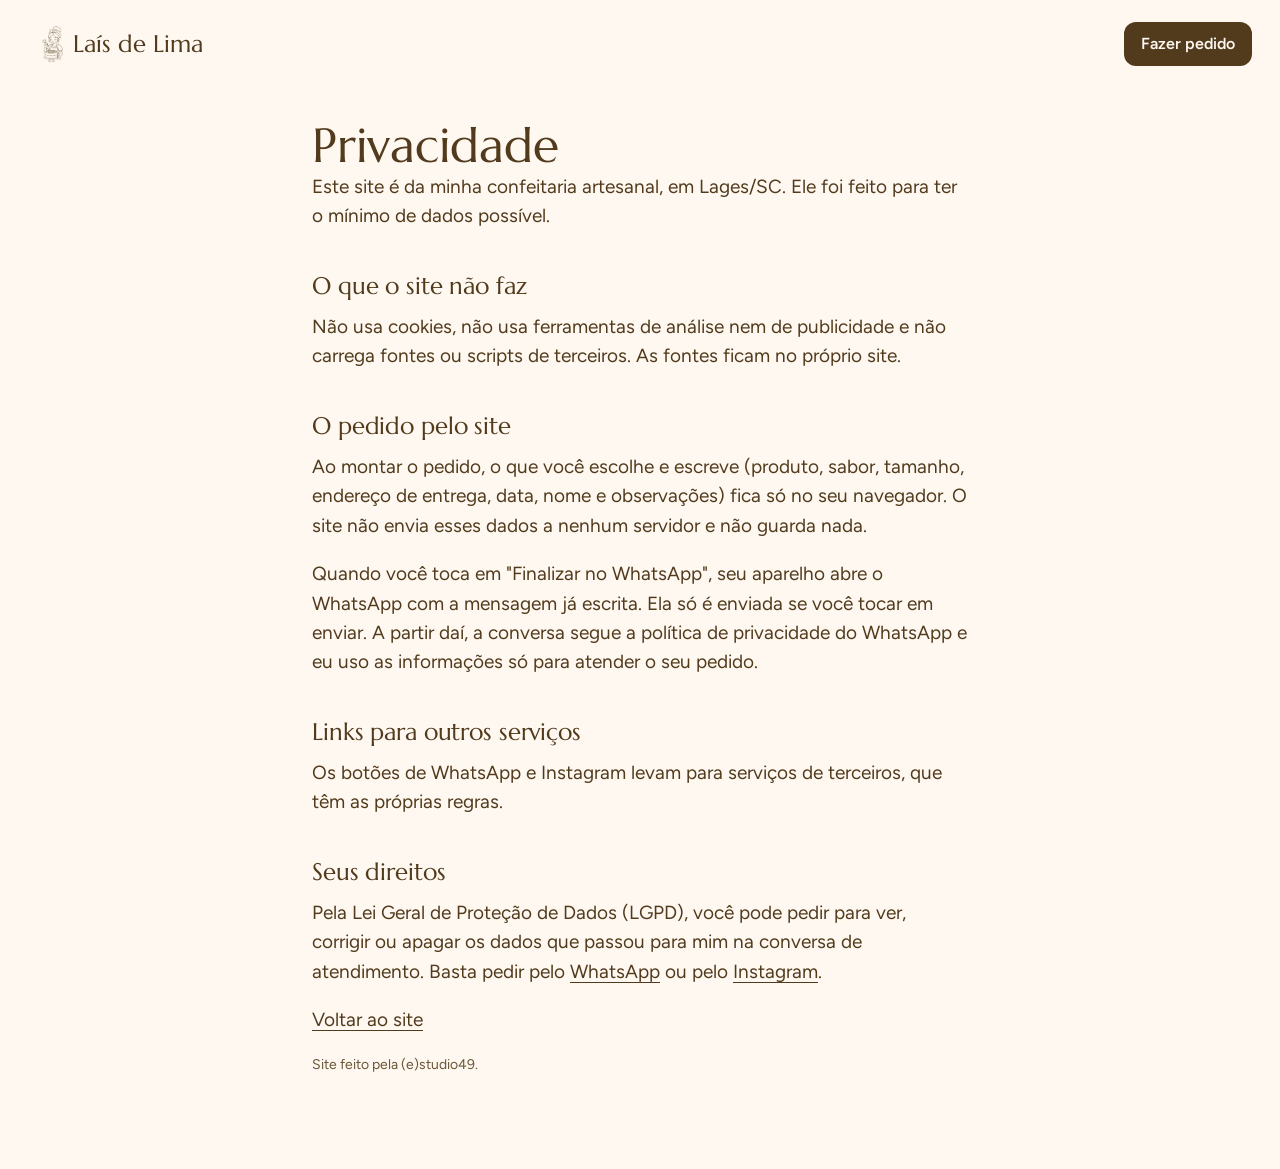
<file: lais-de-lima/privacidade.html>
<!doctype html>
<html lang="pt-BR">
<head>
<meta charset="utf-8">
<meta name="viewport" content="width=device-width, initial-scale=1">
<title>Privacidade | Laís de Lima Confeitaria Artesanal</title>
<meta name="description" content="Como o site da Laís de Lima trata dados: sem cookies, sem rastreamento e sem guardar informações do pedido.">
<meta name="theme-color" content="#FEF8F1">
<link rel="icon" href="favicon.ico" sizes="32x32">
<link rel="icon" href="favicon.svg" type="image/svg+xml">
<link rel="stylesheet" href="assets/css/styles.css">
</head>
<body>
<header class="topo pagina-topo">
  <div class="topo__barra">
    <a class="topo__marca" href="index.html"><img src="assets/img/logo-ilustracao.webp" width="195" height="331" alt=""><span>Laís de Lima</span></a>
    <a class="btn btn--verde btn--topo" href="index.html#pedido"><span>Fazer pedido</span></a>
  </div>
</header>
<main class="pagina">
  <h1>Privacidade</h1>
  <p>Este site é da minha confeitaria artesanal, em Lages/SC. Ele foi feito para ter o mínimo de dados possível.</p>

  <h2>O que o site não faz</h2>
  <p>Não usa cookies, não usa ferramentas de análise nem de publicidade e não carrega fontes ou scripts de terceiros. As fontes ficam no próprio site.</p>

  <h2>O pedido pelo site</h2>
  <p>Ao montar o pedido, o que você escolhe e escreve (produto, sabor, tamanho, endereço de entrega, data, nome e observações) fica só no seu navegador. O site não envia esses dados a nenhum servidor e não guarda nada.</p>
  <p>Quando você toca em "Finalizar no WhatsApp", seu aparelho abre o WhatsApp com a mensagem já escrita. Ela só é enviada se você tocar em enviar. A partir daí, a conversa segue a política de privacidade do WhatsApp e eu uso as informações só para atender o seu pedido.</p>

  <h2>Links para outros serviços</h2>
  <p>Os botões de WhatsApp e Instagram levam para serviços de terceiros, que têm as próprias regras.</p>

  <h2>Seus direitos</h2>
  <p>Pela Lei Geral de Proteção de Dados (LGPD), você pode pedir para ver, corrigir ou apagar os dados que passou para mim na conversa de atendimento. Basta pedir pelo <a href="https://wa.me/5549998073537" target="_blank" rel="noopener">WhatsApp</a> ou pelo <a href="https://www.instagram.com/laisdlima_/" target="_blank" rel="noopener">Instagram</a>.</p>

  <p><a href="index.html">Voltar ao site</a></p>
  <p style="font-size:.875rem;color:#6B5636">Site feito pela (e)studio49.</p>
</main>
</body>
</html>
</file>
<file: lais-de-lima/assets/css/styles.css>
/* Laís de Lima: confeitaria artesanal. Mobile first (base = celular; depois 640, 900 e 1200 px).
   Estrutura e movimento inspirados no template de referência; cores e formas são da marca da Laís. */

@font-face{font-family:"Marcellus";font-weight:400;font-style:normal;font-display:swap;src:url("../fonts/marcellus-latin-400-normal.woff2") format("woff2")}
@font-face{font-family:"Figtree";font-weight:400;font-style:normal;font-display:swap;src:url("../fonts/figtree-latin-400-normal.woff2") format("woff2")}
@font-face{font-family:"Figtree";font-weight:600;font-style:normal;font-display:swap;src:url("../fonts/figtree-latin-600-normal.woff2") format("woff2")}

:root{
  /* Cores do logotipo da cliente (creme, verde, marrom) e tons de confeitaria. Nenhum rosa. */
  --creme:#FEF8F1;
  --verde:#CCDBBA;
  --verde-claro:#E6ECD9;
  --tinta:#523B1D;
  --tinta-escura:#3D2B14;
  --manteiga:#F3E3AE;
  --azul:#D5E3EC;
  --caramelo:#C9954F;
  --suave:#6B5636;
  --campo:#FFFDF9;
  --alerta:#F2E9DC;

  --display:"Marcellus","Cormorant Garamond",Georgia,serif;
  --texto:"Figtree",system-ui,-apple-system,"Segoe UI",sans-serif;

  --t-pequeno:.875rem;
  --t-corpo:clamp(1.0625rem,1rem + .25vw,1.1875rem);
  --t-destaque:clamp(1.25rem,1.1rem + .7vw,1.625rem);
  --t-titulo:clamp(2.125rem,1.3rem + 3.6vw,3.875rem);

  --margem:20px;
  --raio:12px;
  --mola:cubic-bezier(.2,.8,.2,1);
}

*,*::before,*::after{box-sizing:border-box}
html{-webkit-text-size-adjust:100%;scroll-behavior:smooth;scroll-padding-top:96px}
body{margin:0;background:var(--creme);color:var(--tinta);font:400 var(--t-corpo)/1.55 var(--texto);-webkit-font-smoothing:antialiased;overflow-x:hidden}
img,svg,canvas{display:block;max-width:100%}
a{color:inherit;text-decoration-thickness:1px;text-underline-offset:.2em}
a:hover{text-decoration-thickness:2px}
h1,h2,h3,h4{font-family:var(--display);font-weight:400;margin:0;line-height:1.08;letter-spacing:-.005em;text-wrap:balance}
p{margin:0 0 1em}
:focus-visible{outline:3px solid currentColor;outline-offset:3px}
.btn:focus-visible,.wa-flutuante:focus-visible,.topo__menu:focus-visible{outline:3px solid var(--tinta);outline-offset:3px;box-shadow:0 0 0 6px var(--creme)}
.plano--escuro .btn:focus-visible,.rodape .btn:focus-visible{outline-color:var(--creme);box-shadow:0 0 0 6px var(--tinta)}
.visualmente-oculto{position:absolute;width:1px;height:1px;overflow:hidden;clip:rect(0 0 0 0);white-space:nowrap}
.pular{position:absolute;left:8px;top:-70px;z-index:100;background:var(--tinta);color:var(--creme);padding:12px 16px;border-radius:8px;transition:top .2s}
.pular:focus{top:8px}
.ico{width:1.35em;height:1.35em;fill:currentColor;flex:none}

/* ---------- Botões ---------- */
.btn{position:relative;display:inline-flex;align-items:center;justify-content:center;gap:10px;min-height:52px;padding:0 22px;border:1.5px solid transparent;border-radius:var(--raio);background:var(--tinta);color:var(--creme);font:600 1rem/1 var(--texto);text-decoration:none;cursor:pointer;white-space:nowrap;transition:transform .3s var(--mola),background-color .25s,color .25s,border-color .25s}
.btn:hover{transform:translateY(-3px)}
.btn:active{transform:translateY(0) scale(.97)}
.btn__ico{width:20px;height:20px;fill:currentColor;flex:none;transition:transform .5s var(--mola)}
.btn:hover .btn__ico{transform:rotate(-18deg) scale(1.12)}
.btn__seta{display:flex;width:20px;height:18px;overflow:hidden;flex:none}
.btn__seta svg{flex:none;width:20px;height:18px;transition:transform .4s var(--mola)}
.btn:hover .btn__seta svg{transform:translateX(-100%)}
.btn--verde{background:var(--verde);color:var(--tinta)}
.btn--verde:hover{background:var(--manteiga)}
.btn--tinta{background:var(--tinta);color:var(--creme)}
.btn--tinta:hover{background:var(--tinta-escura)}
.btn--contorno{background:var(--verde-claro);color:var(--tinta)}
.btn--contorno:hover{background:var(--manteiga)}
.btn--topo{min-height:44px;padding:0 16px}
.btn--wa{width:100%;min-height:58px;font-size:.9375rem}
.aviso{background:var(--verde-claro);padding:14px 16px;border-radius:8px}

/* ---------- Topo ---------- */
.topo{position:fixed;inset:0 0 auto 0;z-index:60;background:var(--creme);color:var(--tinta);transition:background-color .35s}
.topo.is-rolado{background:var(--verde)}
body.menu-aberto .topo{background:var(--creme)}
.topo__barra{max-width:1240px;margin:0 auto;display:flex;align-items:center;gap:14px;padding:8px var(--margem)}
.topo__marca{margin-right:auto;display:inline-flex;align-items:center;gap:10px;min-height:44px;font:400 1.5rem/1 var(--display);text-decoration:none;white-space:nowrap;user-select:none;-webkit-tap-highlight-color:transparent}
.topo__marca img{height:36px;width:auto}
.topo__marca.is-balanco{animation:balanco .7s var(--mola)}
.topo__nav{display:none}
.topo .btn--topo{display:none}
.topo .btn--topo{background:var(--tinta);color:var(--creme)}
.topo .btn--topo:hover{background:var(--tinta-escura)}
.topo__menu{width:44px;height:44px;display:grid;place-items:center;padding:0;background:none;border:0;color:inherit;cursor:pointer}
.barras{position:relative;width:24px;height:16px}
.barras i{position:absolute;left:0;right:0;height:2px;border-radius:2px;background:currentColor;transition:transform .4s var(--mola),opacity .2s}
.barras i:nth-child(1){top:0}.barras i:nth-child(2){top:7px}.barras i:nth-child(3){top:14px}
.topo__menu[aria-expanded="true"] .barras i:nth-child(1){transform:translateY(7px) rotate(45deg)}
.topo__menu[aria-expanded="true"] .barras i:nth-child(2){opacity:0}
.topo__menu[aria-expanded="true"] .barras i:nth-child(3){transform:translateY(-7px) rotate(-45deg)}
.menu-mobile{position:fixed;inset:0;z-index:55;display:flex;flex-direction:column;justify-content:center;gap:2px;padding:96px var(--margem) 40px;background:var(--creme)}
.menu-mobile[hidden]{display:none}
.menu-mobile a{display:flex;align-items:center;min-height:62px;font:400 2.125rem/1 var(--display);text-decoration:none;animation:sobe .6s var(--mola) both}
.menu-mobile a:nth-child(2){animation-delay:.05s}.menu-mobile a:nth-child(3){animation-delay:.1s}.menu-mobile a:nth-child(4){animation-delay:.15s}.menu-mobile a:nth-child(5){animation-delay:.2s}.menu-mobile a:nth-child(6){animation-delay:.25s}

/* ---------- Início: as listras do logotipo ---------- */
.hero{position:relative;min-height:100svh;display:grid;place-items:center;padding:96px 12px 64px;background:var(--creme);overflow:hidden}
.hero::before{content:"";position:absolute;inset:0;background:url("../img/listras-logo.svg") 50% 0/clamp(88px,15vw,200px) 100% repeat-x;transform-origin:50% 0;animation:toldo 1.3s var(--mola) both}
.hero__carta{position:relative;width:min(100%,560px);padding:36px 24px 40px;background:var(--creme);display:flex;flex-direction:column;align-items:center;gap:20px;text-align:center}
.hero__logo{width:min(100%,380px)}
.hero__logo img{width:100%;height:auto}
.hero__sub{max-width:34ch;margin:0;font-size:var(--t-destaque);line-height:1.35}
.hero__nota{margin:0;font-size:1rem;color:var(--suave);max-width:40ch}
.hero__acoes{display:flex;flex-wrap:wrap;justify-content:center;gap:12px}

/* ---------- Faixa rolante ---------- */
.fita{position:relative;overflow:hidden;white-space:nowrap}
.fita__trilho{display:flex;width:max-content;animation:fita var(--dur,40s) linear infinite}
.fita:hover .fita__trilho{animation-play-state:paused}
.fita__lista{display:flex;align-items:center;gap:22px;margin:0;padding:0 22px 0 0;list-style:none}
.fita__lista li{display:flex;align-items:center;gap:12px;font:600 .875rem/1 var(--texto);letter-spacing:.09em;text-transform:uppercase}
/* ---------- Bordas onduladas ---------- */
.borda{position:absolute;left:0;right:0;height:14px;background:var(--cor,var(--creme));-webkit-mask:url("../img/borda-baixo.svg") repeat-x 0 0/48px 14px;mask:url("../img/borda-baixo.svg") repeat-x 0 0/48px 14px;pointer-events:none;z-index:3;animation:borda 9s linear infinite}
.borda--gota{top:0}
.borda--gota-fim{top:calc(100% - 1px)}
.borda--creme{--cor:var(--creme)}
.borda--verde{--cor:var(--verde)}

/* ---------- Cabeças de seção ---------- */
.cabeca{max-width:680px;margin:0 auto 44px;display:flex;flex-direction:column;align-items:center;gap:16px;text-align:center}
.cabeca h2,.porque h2,.sobre h2,.final h2{font-size:clamp(2.125rem,1.4rem + 3vw,3.5rem)}
.cabeca__sub{max-width:52ch;margin:0}
.cabeca--estreita{margin-bottom:12px}

/* ---------- Por que a Laís: notas empilhadas ---------- */
.porque{position:relative;padding:88px var(--margem) 72px;background:var(--creme);overflow:clip}
.porque__miolo{position:relative;max-width:1200px;margin:0 auto;display:flex;flex-direction:column;align-items:center;gap:56px}
.porque__pilha{width:100%;display:flex;flex-direction:column;align-items:center;gap:36px;--nota-top:300px}
.porque__cabeca{position:sticky;top:84px;z-index:10;display:flex;flex-direction:column;align-items:center;gap:14px;max-width:748px;text-align:center;padding-bottom:8px;background:var(--creme)}
.notas{display:flex;flex-direction:column;align-items:center;gap:36px;width:100%}
.nota{position:sticky;top:var(--nota-top);z-index:2;width:min(100%,300px);min-height:236px;padding:0 24px;display:grid;place-items:center;text-align:center;border-radius:8px;transform:rotate(var(--r,0deg));transition:transform .6s var(--mola)}
.nota p{margin:0;font:400 1.375rem/1.25 var(--display)}
.nota--1{--r:4deg;background:var(--verde);z-index:2}
.nota--2{--r:-3deg;background:var(--manteiga);z-index:3}
.nota--3{--r:2.5deg;background:var(--azul);z-index:4}
.nota--4{--r:-2deg;background:var(--tinta);color:var(--creme);z-index:5}
.nota:hover{transform:rotate(0deg) scale(1.03)}
.porque__fim{position:relative;z-index:6;display:flex;flex-direction:column;align-items:center;gap:16px;max-width:430px;text-align:center;background:var(--creme);padding:8px 0}
.porque__fim h3{font-size:clamp(1.625rem,1.3rem + 1.4vw,2.25rem)}
.porque__fim p{margin:0}

/* ---------- Cardápio ---------- */
.cardapio{padding:88px var(--margem) 96px;background:var(--creme)}
.grade-cards{max-width:1200px;margin:0 auto;display:grid;grid-template-columns:minmax(0,1fr);gap:44px 22px}
.cprod{perspective:900px}
.cprod__link{display:flex;flex-direction:column;gap:16px;text-decoration:none;color:inherit}
.cprod__arte{--bg:var(--verde);--a:var(--creme);--b:var(--manteiga);--c:var(--azul);--d:var(--tinta);position:relative;aspect-ratio:4/5;display:grid;place-items:center;border-radius:8px;overflow:hidden;background:var(--bg);transform:rotateX(var(--rx,0deg)) rotateY(var(--ry,0deg));transition:transform .5s var(--mola);will-change:transform}
.cprod__arte::before{content:"";position:absolute;inset:0;background-size:var(--tx,64px);opacity:.9}
.cprod__arte svg{position:relative;width:82%;height:auto;transition:transform .9s var(--mola)}
.cprod__arte img{position:absolute;inset:0;width:100%;height:100%;object-fit:cover}
.cprod:hover .cprod__arte svg{transform:rotate(7deg) scale(1.06)}
.arte--matilda{--bg:var(--manteiga);--a:var(--creme);--b:var(--verde);--c:var(--azul)}
.arte--matilda::before{background-image:url("../img/tx-bolinhas.svg")}
.arte--doce-de-leite-nozes{--bg:var(--verde);--a:var(--creme);--c:var(--manteiga)}
.arte--doce-de-leite-nozes::before{background-image:url("../img/tx-ondas.svg");--tx:96px}
.arte--cha-da-tarde{--bg:var(--azul);--a:var(--creme);--b:var(--verde);--c:var(--manteiga)}
.arte--cha-da-tarde::before{background-image:url("../img/tx-escamas.svg");--tx:60px}
.arte--slice{--bg:var(--verde);--a:var(--creme);--b:var(--manteiga);--c:var(--azul)}
.arte--slice::before{background-image:url("../img/tx-xadrez.svg");--tx:64px}
.arte--bolo{--bg:var(--manteiga);--a:var(--creme);--b:var(--verde);--c:var(--azul)}
.arte--bolo::before{background-image:url("../img/tx-granulado.svg");--tx:160px}
.arte--torta{--bg:var(--azul);--a:var(--creme);--b:var(--manteiga);--c:var(--verde)}
.arte--torta::before{background-image:url("../img/tx-bolinhas.svg")}
.cprod__foto{position:absolute;left:12px;top:12px;padding:6px 10px;border-radius:99px;background:var(--creme);font:600 .8125rem/1 var(--texto);letter-spacing:.04em}
.cprod__pedir{display:inline-block;margin-top:12px;font:600 1rem/1.2 var(--texto);text-decoration:underline;text-underline-offset:.25em;text-decoration-thickness:2px;text-decoration-color:var(--verde);transition:text-decoration-color .3s,transform .4s var(--mola)}
.cprod:hover .cprod__pedir,.cprod__link:focus-visible .cprod__pedir{text-decoration-color:var(--tinta);transform:translateX(4px)}

/* ---------- Sobre ---------- */
.sobre{position:relative;z-index:2;background:var(--verde);padding:108px var(--margem) 120px}
.sobre__miolo{max-width:1100px;margin:0 auto;display:grid;grid-template-columns:minmax(0,1fr);gap:56px;align-items:center}
.moldura{--rot:-2deg;margin:0 auto;width:min(100%,440px);padding:22px;border-radius:16px;background:var(--manteiga);transform:rotate(var(--rot))}
.moldura__cartao{position:relative;display:grid;place-items:center;aspect-ratio:1/1.12;border-radius:8px;background:var(--creme);padding:20px}
.moldura__cartao img{width:88%;height:auto}
.moldura figcaption{margin-top:14px;text-align:center;font:400 1.125rem/1.2 var(--display)}
.vela{position:absolute;top:6px;right:10px;width:46px;height:92px;padding:0;background:none;border:0;cursor:pointer;-webkit-tap-highlight-color:transparent}
.vela svg{width:100%;height:100%;overflow:visible;transition:transform .4s var(--mola)}
.vela:hover svg{transform:rotate(6deg)}
.vela__chama{fill:var(--caramelo);transform-origin:50% 100%;transform-box:fill-box;animation:chama 1.1s ease-in-out infinite alternate;transition:opacity .25s,transform .25s}
.vela__fumaca{opacity:0}
.vela[aria-pressed="false"] .vela__chama{opacity:0;transform:scale(.2);animation:none}
.vela[aria-pressed="false"] .vela__fumaca{animation:fumaca 1.8s ease-out}
.sobre__texto{display:flex;flex-direction:column;align-items:flex-start;gap:16px}
.sobre__texto p{margin:0 0 .8em}
.sobre__texto > div{max-width:52ch}

/* ---------- Ingredientes ---------- */
.ingredientes{position:relative;z-index:1;padding:72px 0 56px;background:var(--creme);display:flex;flex-direction:column;align-items:center;gap:26px;overflow:hidden}
.fita--clara{width:100%;color:var(--tinta)}
.fita__lista--grande{gap:56px;padding-right:56px}
.fita__lista--grande li{gap:14px;font:400 clamp(1.625rem,1.2rem + 2vw,2.5rem)/1 var(--display);letter-spacing:0;text-transform:none}
.fita__lista--grande li svg{width:1.05em;height:1.05em;fill:var(--tinta);--furo:var(--creme)}
.fita__lista--grande li:nth-child(3n+2) svg{fill:var(--caramelo)}

/* ---------- Como funciona e preços ---------- */
.precos{position:relative;padding:64px var(--margem) 96px;background:var(--creme)}
.palavras{position:relative;max-width:1000px;margin:20px auto 56px;display:flex;flex-wrap:wrap;justify-content:center;gap:4px 26px}
.palavras a{display:inline-flex;align-items:center;gap:12px;font:400 clamp(2.25rem,1.1rem + 5vw,4.5rem)/1.15 var(--display);text-decoration:none;position:relative;z-index:2}
.palavras a svg{width:.62em;height:.62em;fill:var(--cor);transition:transform .8s var(--mola)}
.palavras a:hover svg,.palavras a:focus-visible svg{transform:rotate(180deg) scale(1.2)}
.palavras__blob{position:absolute;left:0;top:0;width:150px;height:188px;margin:-94px 0 0 -75px;border-radius:12px;pointer-events:none;z-index:1;opacity:0;transform:translate3d(var(--x,0),var(--y,0),0) rotate(-7deg) scale(.4);transition:opacity .25s,transform .35s var(--mola);display:none;overflow:hidden;background:var(--verde);--a:var(--creme);--b:var(--manteiga);--c:var(--azul);--d:var(--tinta)}
.palavras__blob.is-on{opacity:1;transform:translate3d(var(--x,0),var(--y,0),0) rotate(-7deg) scale(1)}
.palavras__blob svg{width:100%;height:100%;padding:8px}
@media (hover:hover) and (min-width:900px){.palavras__blob{display:block}}
.planos{max-width:1100px;margin:0 auto;display:grid;grid-template-columns:minmax(0,1fr);gap:24px;align-items:stretch}
.plano{display:flex;flex-direction:column;gap:24px;padding:32px 24px;border-radius:16px;background:var(--verde-claro)}
.plano--escuro{background:var(--tinta);color:var(--creme)}
.plano__topo{display:flex;flex-direction:column;align-items:flex-start;gap:14px}
.plano__tag{margin:0;font:600 1rem/1.2 var(--texto);color:var(--suave)}
.plano--escuro .plano__tag{color:var(--verde)}
.plano h3{font-size:clamp(2rem,1.5rem + 2vw,2.625rem)}
.plano__nota{margin:0;padding:8px 12px;border-radius:8px;font:600 .9375rem/1.3 var(--texto);color:var(--tinta)}
.nota-manteiga{background:var(--manteiga)}
.nota-verde{background:var(--verde)}
.plano__preco{display:flex;align-items:flex-end;gap:10px;flex-wrap:wrap;margin:0}
.plano__preco b{font:400 clamp(2rem,1.5rem + 2vw,2.75rem)/1 var(--display)}
.plano__preco span{padding-bottom:4px;font-size:1rem}
.plano__bloco{display:flex;flex-direction:column;gap:10px}
.plano__bloco p{margin:0}
.plano__lista{list-style:none;margin:0;padding:0;display:grid;gap:8px}
.plano__lista li{position:relative;padding-left:22px}
.plano__lista li::before{content:"";position:absolute;left:0;top:.5em;width:8px;height:8px;border-radius:50%;background:currentColor}
.plano .btn{margin-top:auto;width:100%}

/* ---------- Tamanhos ---------- */
.tamanhos{padding:48px var(--margem) 104px;background:var(--creme)}
.discos-fig{margin:0 auto 20px;max-width:620px;padding:36px 16px 18px;background:var(--verde);border-radius:16px;transform:rotate(var(--rot,0deg))}
.discos{display:flex;align-items:flex-end;justify-content:center;gap:4%}
.disco{position:relative;width:calc(var(--d) * 1.5%);aspect-ratio:1;padding:0;border:0;border-radius:50%;background:var(--creme);color:var(--tinta);cursor:pointer;display:grid;place-items:center;font:400 clamp(.8125rem,3.4vw,1.125rem)/1 var(--display);transition:transform .5s var(--mola),background-color .3s}
.disco:hover{transform:scale(1.05) rotate(-3deg)}
.disco[aria-pressed="true"]{background:var(--manteiga)}
.disco__corte{position:absolute;inset:0;width:100%;height:100%}
.disco__corte line{stroke:var(--tinta);stroke-width:1.6;stroke-linecap:round;stroke-dasharray:1;stroke-dashoffset:1;transition:stroke-dashoffset .45s var(--mola);transition-delay:calc(var(--k) * 18ms)}
.disco.is-cortado .disco__corte line{stroke-dashoffset:0}
.disco__nome{position:relative;transition:opacity .3s}
.disco.is-cortado .disco__nome{opacity:0}
.discos-fig figcaption{text-align:center;font-size:var(--t-pequeno);margin-top:16px;min-height:1.5em}
.tabela{display:grid;gap:8px;max-width:720px;margin-inline:auto}
.linha-tam{display:grid;grid-template-columns:1fr auto;gap:2px 16px;padding:16px 20px;background:var(--verde-claro);border-radius:8px;align-items:baseline;transition:transform .4s var(--mola),background-color .3s}
.linha-tam:hover{transform:translateX(6px);background:var(--manteiga)}
.linha-tam__tam{font:400 var(--t-destaque)/1.1 var(--display)}
.linha-tam__valor{font-weight:600;text-align:right}
.linha-tam__info{grid-column:1/-1;font-size:1rem}

/* ---------- Pedido ---------- */
.pedido{position:relative;z-index:1;padding:104px var(--margem) 104px;background:var(--verde-claro)}
.pedido__miolo{max-width:640px;margin:0 auto}
.form{display:grid;gap:26px;margin:0 auto;padding:28px 18px;background:var(--creme);border-radius:16px;text-align:left}
.grupo{border:0;margin:0;padding:0;min-width:0}
.grupo legend,.campo label{display:block;font-weight:600;margin-bottom:10px;padding:0}
.opcional{font-weight:400;color:var(--suave)}
.opcoes{display:grid;gap:8px}
.opcoes--3{grid-template-columns:minmax(0,1fr)}
.opcoes--2{grid-template-columns:repeat(2,minmax(0,1fr))}
.opc{position:relative;display:block}
.opc input{position:absolute;opacity:0;inset:0;width:100%;height:100%;margin:0;cursor:pointer}
.caixa{display:flex;flex-direction:column;justify-content:center;gap:2px;min-height:60px;padding:10px 16px;background:var(--campo);border:2px solid var(--tinta);border-radius:8px;transition:background-color .2s,color .2s,transform .2s var(--mola)}
.caixa b{font-weight:600}
.caixa small{font-size:var(--t-pequeno);color:var(--suave)}
.opc:hover .caixa{background:var(--verde-claro);transform:translateY(-2px)}
.opc input:checked + .caixa{background:var(--tinta);color:var(--creme)}
.opc input:checked + .caixa small{color:var(--verde)}
.opc input:active + .caixa{transform:scale(.98)}
.opc input:focus-visible + .caixa{outline:3px solid var(--tinta);outline-offset:3px}
.campo input,.campo select,.campo textarea{display:block;width:100%;min-height:54px;padding:12px 14px;background:var(--campo);border:2px solid var(--tinta);border-radius:8px;color:var(--tinta);font:400 1rem/1.4 var(--texto);appearance:none;-webkit-appearance:none}
.campo select{padding-right:44px;background-image:url("data:image/svg+xml,%3Csvg xmlns='http://www.w3.org/2000/svg' width='16' height='10' viewBox='0 0 16 10'%3E%3Cpath d='M1 1l7 7 7-7' fill='none' stroke='%23523B1D' stroke-width='2'/%3E%3C/svg%3E");background-repeat:no-repeat;background-position:right 16px center}
.campo textarea{resize:vertical}
.campo input:focus,.campo select:focus,.campo textarea:focus{background:var(--verde-claro);outline:3px solid var(--tinta);outline-offset:2px}
.campo [aria-invalid="true"]{background:var(--alerta);border-width:3px}
.dica{font-size:var(--t-pequeno);color:var(--suave);margin:8px 0 0;max-width:46ch}
.dica--fim{text-align:center;margin:0 auto}
.qtd{display:flex;gap:8px;max-width:220px}
.qtd input{text-align:center;min-width:0}
.qtd__b{flex:0 0 54px;min-height:54px;background:var(--campo);border:2px solid var(--tinta);border-radius:8px;color:var(--tinta);font:600 1.5rem/1 var(--texto);cursor:pointer;transition:transform .2s var(--mola),background-color .2s}
.qtd__b:hover{background:var(--verde-claro)}
.qtd__b:active{transform:scale(.94)}
.estimativa{margin:0;padding:16px 18px;background:var(--verde);border-radius:8px;font-weight:600}
.resumo-form{background:var(--verde-claro);padding:18px;border-radius:8px}
.face__titulo{font:400 var(--t-destaque)/1.1 var(--display);margin:0 0 .6em}
.erros{margin:0;padding:14px 16px;background:var(--alerta);border-left:6px solid var(--tinta);border-radius:0 8px 8px 0;font-weight:600}
.erros[hidden]{display:none}
.resumo{margin:0;display:grid;gap:8px;width:100%}
.resumo div{display:flex;justify-content:space-between;gap:16px;align-items:baseline}
.resumo dt{color:var(--suave);font-size:var(--t-pequeno)}
.resumo dd{margin:0;font-weight:600;text-align:right}
.resumo--vazio{margin:0;color:var(--suave)}

/* ---------- Depoimentos ---------- */
.depoimentos{padding:96px var(--margem) 112px;background:var(--creme)}
.dep-lista{max-width:1000px;margin:0 auto;display:grid;grid-template-columns:minmax(0,1fr);gap:28px;justify-items:center}
.dep{--rot:-1.5deg;width:min(100%,480px);padding:18px;border-radius:12px;background:var(--verde);transform:rotate(var(--rot))}
.dep--manteiga{background:var(--manteiga);--rot:1.5deg}
.dep--azul{background:var(--azul);--rot:-1deg}
.dep__miolo{padding:34px 24px;border-radius:8px;background:var(--creme);text-align:center;display:flex;flex-direction:column;align-items:center;gap:14px}
.dep__ico{width:34px;height:34px;fill:var(--manteiga)}
.dep h3{font-size:clamp(1.5rem,1.2rem + 1.2vw,2rem)}
.dep__miolo p{margin:0}
.dep__texto{font:400 1.25rem/1.4 var(--display)}
.dep__print{max-width:100%;height:auto;border-radius:8px}
.dep__quem{margin:14px 0 0;text-align:center;font:600 .9375rem/1.3 var(--texto);color:var(--tinta)}

/* ---------- Perguntas ---------- */
.perguntas{position:relative;z-index:1;padding:112px var(--margem) 104px;background:var(--manteiga)}
.perguntas__miolo{max-width:1100px;margin:0 auto}
.faq{display:block}
.faq__item{margin:0 0 12px;border-radius:16px;background:var(--creme);break-inside:avoid;overflow:hidden;transform:rotate(var(--rot,0deg))}
.faq__q{width:100%;min-height:68px;display:flex;align-items:center;justify-content:space-between;gap:16px;padding:16px 20px;background:none;border:0;color:var(--tinta);font:600 1rem/1.3 var(--texto);text-align:left;cursor:pointer}
.faq__q svg{width:22px;height:22px;flex:none;transition:transform .5s var(--mola)}
.faq__item.is-aberto .faq__q svg{transform:rotate(135deg)}
.faq__r{display:grid;grid-template-rows:1fr;transition:grid-template-rows .5s var(--mola)}
.faq__r > div{overflow:hidden}
.js .faq__item:not(.is-aberto) .faq__r{grid-template-rows:0fr}
.faq__r p{margin:0;padding:0 20px 20px}

/* ---------- Chamada final ---------- */
.final{position:relative;padding:96px var(--margem) 0;background:var(--creme);text-align:center;overflow:hidden}
.final__miolo{max-width:760px;margin:0 auto;display:flex;flex-direction:column;align-items:center;gap:18px}
.final__acoes{display:flex;flex-wrap:wrap;justify-content:center;gap:12px;margin-top:10px}
.azulejos{max-width:1440px;margin:72px auto 0;display:grid;grid-template-columns:repeat(3,minmax(0,1fr));gap:12px;perspective:900px}
.azulejo{position:relative;aspect-ratio:3/4;border-radius:8px 8px 0 0;overflow:hidden;transform:rotateX(var(--rx,0deg)) rotateY(var(--ry,0deg));transition:transform .5s var(--mola)}
.azulejo::after{content:"";position:absolute;left:50%;top:50%;width:46%;aspect-ratio:1;translate:-50% -50%;background:var(--creme)}
.azulejo--1{background:var(--verde) url("../img/tx-granulado.svg") 0 0/160px}
.azulejo--1::after{border-radius:50%}
.azulejo--2{background:var(--manteiga) url("../img/tx-xadrez.svg") 0 0/64px}
.azulejo--2::after{width:40%;aspect-ratio:1/1.4;border-radius:99px 99px 8px 8px}
.azulejo--3{background:var(--azul) url("../img/tx-bolinhas.svg") 0 0/44px}
.azulejo--3::after{width:54%;aspect-ratio:2/1;border-radius:99px}
.azulejo--4{background:var(--verde-claro) url("../img/tx-ondas.svg") 0 0/96px}
.azulejo--4::after{width:38%;border-radius:8px;rotate:12deg}
.azulejo--5{background:var(--verde) url("../img/tx-escamas.svg") 0 0/60px}
.azulejo--5::after{border-radius:50%;border:10px solid var(--tinta);background:var(--creme)}
.azulejo--4,.azulejo--5{display:none}

/* ---------- Rodapé ---------- */
.rodape{background:var(--tinta-escura);color:var(--creme)}
.rodape .rodape__miolo{max-width:1440px;margin:0 auto;padding:56px var(--margem) 40px;display:flex;flex-direction:column;gap:44px}
.gigante{margin:0;text-align:center;white-space:nowrap;font:400 clamp(3.1rem,15.4vw,13.5rem)/1 var(--display);color:var(--verde);user-select:none;overflow:hidden;padding-bottom:.06em}
.gigante i{display:inline-block;font-style:normal;cursor:default;transform-origin:50% 100%}
.gigante i.is-gel{animation:geleia .9s var(--mola)}
.rodape__cols{display:grid;grid-template-columns:minmax(0,1fr);gap:32px}
.rodape__col{display:flex;flex-direction:column;gap:6px}
.rodape__titulo{margin:0 0 6px;font:600 1rem/1.2 var(--texto);color:var(--verde)}
.rodape__col a,.rodape__col span{display:inline-flex;align-items:center;min-height:36px;color:var(--creme);text-decoration:none}
.rodape__col a:hover{text-decoration:underline}
.rodape__frase{margin:0;max-width:34ch;font:400 1.375rem/1.25 var(--display)}
.rodape__fim{display:flex;flex-wrap:wrap;justify-content:space-between;gap:6px 20px;padding:14px var(--margem);background:var(--verde);color:var(--tinta);font-size:.9375rem}
.rodape__fim p{margin:0}
.rodape__fim a{display:inline-flex;align-items:center;min-height:32px}

/* ---------- WhatsApp flutuante e aviso ---------- */
.wa-flutuante{position:fixed;right:16px;bottom:16px;z-index:50;display:inline-flex;align-items:center;gap:8px;min-height:52px;padding:0 20px 0 16px;border:2px solid var(--creme);border-radius:99px;background:var(--tinta);color:var(--creme);font:600 .9375rem/1 var(--texto);text-decoration:none;transition:transform .35s var(--mola),opacity .25s}
.wa-flutuante:hover{transform:translateY(-3px) rotate(-2deg)}
.wa-flutuante.is-oculto,.wa-flutuante.is-hero{opacity:0;pointer-events:none;visibility:hidden;transform:translateY(12px);transition:transform .25s ease,opacity .25s ease,visibility 0s linear .25s}
.aviso-toast{position:fixed;left:50%;bottom:84px;z-index:70;max-width:min(92vw,420px);padding:12px 18px;border-radius:12px;background:var(--tinta);color:var(--creme);font-weight:600;text-align:center;opacity:0;pointer-events:none;translate:-50% 14px;transition:opacity .3s,translate .4s var(--mola)}
.aviso-toast.is-on{opacity:1;translate:-50% 0}

/* ---------- Privacidade ---------- */
.pagina{padding:120px var(--margem) 80px;max-width:720px;margin:0 auto}
.pagina h1{font-size:clamp(2rem,1.5rem + 2.5vw,3rem)}
.pagina h2{font-size:1.5rem;margin:1.8em 0 .5em}
.pagina-topo .btn--topo{display:inline-flex;background:var(--tinta);color:var(--creme)}
.pagina-topo .topo__marca{margin-right:auto}

/* ---------- Chuva de formas e confete ---------- */
.chuva{position:fixed;inset:0;z-index:80;pointer-events:none;overflow:hidden}
.chuva svg{position:absolute;top:-80px;width:var(--s,40px);height:var(--s,40px);fill:var(--cor);animation:cai var(--t,4s) linear var(--atraso,0s) forwards}
.confete{position:fixed;inset:0;z-index:80;width:100%;height:100%;pointer-events:none}

/* ---------- Movimento ---------- */
@keyframes toldo{from{transform:scaleY(.02)}to{transform:none}}
@keyframes sobe{from{opacity:0;transform:translateY(26px)}to{opacity:1;transform:none}}
@keyframes gira{to{transform:rotate(360deg)}}
@keyframes flutua{0%,100%{transform:translateY(0)}50%{transform:translateY(-6px)}}
@keyframes fita{to{transform:translateX(-50%)}}
@keyframes borda{to{-webkit-mask-position:48px 0;mask-position:48px 0}}
@keyframes chama{from{transform:scale(1,1) rotate(-3deg)}to{transform:scale(.88,1.1) rotate(3deg)}}
@keyframes fumaca{0%{opacity:.9;transform:translateY(0)}100%{opacity:0;transform:translateY(-26px)}}
@keyframes balanco{0%,100%{transform:rotate(0)}25%{transform:rotate(-6deg) scale(1.06)}60%{transform:rotate(5deg)}}
@keyframes geleia{0%{transform:scale(1,1)}20%{transform:scale(1.25,.7)}45%{transform:scale(.85,1.2)}70%{transform:scale(1.08,.94)}100%{transform:scale(1,1)}}
@keyframes cai{to{transform:translate3d(var(--dx,0),110vh,0) rotate(var(--giro,360deg))}}
@keyframes surge{0%{transform:scale(0) rotate(-45deg);opacity:0}100%{transform:scale(1) rotate(0);opacity:1}}

.js [data-entrada]{opacity:0;animation:sobe .9s var(--mola) forwards;animation-delay:calc(var(--d,0) * .13s + .15s)}
.js [data-rv]{opacity:0;transform:translateY(34px) rotate(var(--rot,0deg));transition:opacity .8s ease,transform .95s var(--mola);transition-delay:var(--d,0s)}
.js [data-rv="escala"]{transform:scale(.86) rotate(var(--rot,0deg))}
.js [data-rv].is-in{opacity:1;transform:rotate(var(--rot,0deg))}
.js [data-palavras] .pal{display:inline-block;overflow:hidden;vertical-align:bottom;padding-bottom:.14em;margin-bottom:-.14em}
.js [data-palavras] .pal > span{display:inline-block;transform:translateY(112%);transition:transform 1s var(--mola);transition-delay:calc(var(--w) * 70ms)}
.js [data-palavras].is-in .pal > span{transform:none}

@media (prefers-reduced-motion:reduce){
  html{scroll-behavior:auto}
  *,*::before,*::after{animation:none !important;transition-duration:.01ms !important;transition-delay:0s !important}
  .js [data-entrada],.js [data-rv],.js [data-palavras] .pal > span{opacity:1;transform:rotate(var(--rot,0deg))}
  .js [data-palavras] .pal > span{transform:none}
  .fita__trilho{transform:none}
}

/* ---------- Tablet ---------- */
@media (min-width:600px){
  :root{--margem:32px}
  .topo .btn--topo{display:inline-flex}
  .opcoes--3{grid-template-columns:repeat(3,minmax(0,1fr))}
  .grade-cards{grid-template-columns:repeat(2,minmax(0,1fr))}
  .azulejos{grid-template-columns:repeat(4,minmax(0,1fr))}
  .azulejo--4{display:block}
  .linha-tam{grid-template-columns:auto 1fr auto}
  .linha-tam__info{grid-column:auto}
  .form{padding:36px 30px}
  .rodape__cols{grid-template-columns:repeat(2,minmax(0,1fr))}
  .porque__pilha{--nota-top:310px}
}

/* ---------- Desktop ---------- */
@media (min-width:900px){
  .topo{padding-top:14px}
  .topo__barra{padding:8px 8px 8px 22px}
  .topo__nav{display:flex;gap:4px;margin-inline:auto}
  .topo__nav a{display:inline-flex;align-items:center;min-height:44px;padding:0 14px;border-radius:8px;font:600 1rem/1 var(--texto);text-decoration:none;transition:background-color .25s}
  .topo__nav a:hover{background:var(--verde-claro)}
  .topo.is-rolado .topo__nav a:hover{background:var(--creme)}
  .topo__marca{margin-right:0}
  .topo__menu{display:none}
  .menu-mobile{display:none !important}
  .hero{padding:110px 32px 72px}
  .hero__carta{padding:48px 40px 52px}
  .porque__pilha{--nota-top:340px}
  .porque__cabeca{top:96px}
  .grade-cards{grid-template-columns:repeat(3,minmax(0,1fr))}
  .sobre__miolo{grid-template-columns:minmax(0,1fr) minmax(0,1fr);gap:88px}
  .moldura{margin:0}
  .planos{grid-template-columns:repeat(2,minmax(0,1fr))}
  .plano{padding:36px 30px}
  .faq{columns:2;column-gap:16px}
  .dep-lista{grid-template-columns:minmax(0,1fr)}
  .azulejos{grid-template-columns:repeat(5,minmax(0,1fr))}
  .azulejo--5{display:block}
  .wa-flutuante{right:24px;bottom:24px;padding:0;width:56px;height:56px;justify-content:center}
  .wa-flutuante span{position:absolute;width:1px;height:1px;overflow:hidden;clip:rect(0 0 0 0)}
  .rodape__cols{grid-template-columns:minmax(0,1fr) minmax(0,1.3fr) minmax(0,1fr);align-items:start}
  .rodape__cols .rodape__frase{text-align:center;margin-inline:auto}
  .rodape__cols .rodape__col:last-child{align-items:flex-end;text-align:right}
}

@media (min-width:1200px){
  .rodape__miolo{padding-inline:32px}
  .rodape__fim{padding-inline:32px}
}
</file>
